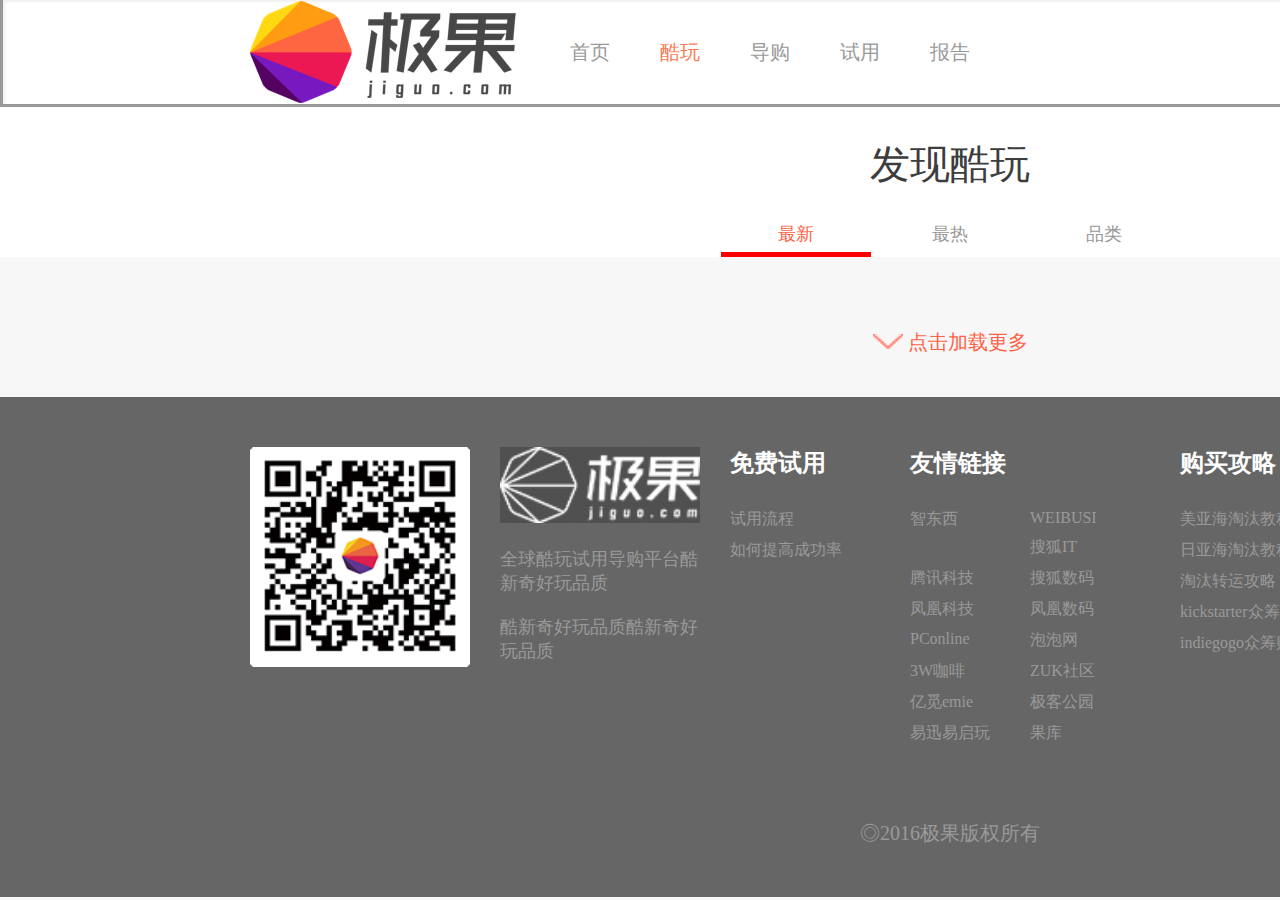
<file: 02kwmk-zx.html>
<!DOCTYPE html>
<html lang="en">

<head>
    <meta charset="UTF-8">
    <meta http-equiv="X-UA-Compatible" content="IE=edge">
    <meta name="viewport" content="width=device-width, initial-scale=1.0">
    <link rel="stylesheet" href="./css/02kwmk.css">
    <title>Document</title>
</head>

<body>
    <!-- 返回顶部 -->
    <div class="fhdb">
        返回顶部
    </div>
    <!-- 头部 -->
    <header>
        <!-- 头部导航部分 -->
        <div class="nav_container">
            <div class="logo"><img src="./img/logonew.png" alt=""></div>
            <ul class="nav_list clearfix">
                <li><a href="./index.html">首页</a></li>
                <li><a href="./02kwmk-zx.html">酷玩</a></li>
                <li><a href="./05dg-zj.html">导购</a></li>
                <li><a href="./08sy-dz.html">试用</a></li>
                <li><a href="./14bz-zx.html">报告</a></li>
            </ul>
            <div class="seek"><img src="./img/search.png" alt=""></div>
            <div class="login">注册</div>
        </div>
    </header>
    <div class="title_kw">
        <span>发现酷玩</span>
        <p>
            <a onclick="kwzx()" class="title_bdcor">最新</a>
            <a onclick="kwzr()">最热</a>
            <a onclick="kwpl()">品类</a>
        </p>
    </div>
    <div class="fxkw">
        <div class="section_container">
            <!-- 酷玩最新 最热 -->
            <div class="fxkwAll clearfix">
                <!-- <div>
                    <img src="./img/k3.jpg" alt="">
                    <a href="#">Mozbii 触控吸色笔</a>
                    <br>
                    <a href="#">能吸取65000种颜色</a>
                    <p>
                        <span>￥ 599</span>
                        <span>3</span>
                        <span>3</span>
                    </p>
                </div> -->
            </div>

            <!-- 酷玩品类 -->
            <div class="kwpl">
                <!-- 生活区域 -->
                <div class="shenghuo kwpl_div">
                    <p>生活</p>
                    <ul class="clearfix">
                        <li>
                            <img src="./img/cat_1.png" alt=""><br>
                            <span>空气净化器 ( 21 )</span>
                        </li>
                        <li>
                            <img src="./img/cat_2.png" alt=""><br>
                            <span>吸尘器 ( 21 )</span>
                        </li>
                        <li>
                            <img src="./img/cat_3.png" alt=""><br>
                            <span>扫地机器人 ( 21 )</span>
                        </li>
                        <li>
                            <img src="./img/cat_4.png" alt=""><br>
                            <span>电风扇 ( 21 )</span>
                        </li>
                        <li>
                            <img src="./img/cat_5.png" alt=""><br>
                            <span>净水壶 ( 21 )</span>
                        </li>
                        <li>
                            <img src="./img/cat_6.png" alt=""><br>
                            <span>电饭煲 ( 21 )</span>
                        </li>
                        <li>
                            <img src="./img/cat_8.png" alt=""><br>
                            <span>咖啡机 ( 21 )</span>
                        </li>
                        <li>
                            <img src="./img/cat_9.png" alt=""><br>
                            <span>原汁机 ( 21 )</span>
                        </li>
                    </ul>
                    <ul class="clearfix">
                        <li>电视（21）</li>
                        <li>空调（21）</li>
                        <li>洗衣机（21）</li>
                        <li>加湿器（21）</li>
                        <li>净水壶（21）</li>
                        <li>热水器（21）</li>
                        <li>咖啡机（21）</li>
                        <li>原汁机（21）</li>
                        <li>消毒/洗碗机（21）</li>
                        <li>豆浆机（21）</li>
                        <li>扫地机器人（21）</li>
                        <li>电风扇（21）</li>
                        <li>除湿机（21）</li>
                        <li>干燥机（21）</li>
                        <li>取暖器（21）</li>
                        <li>原汁机（21）</li>
                    </ul>
                </div>

                <!-- 个人护理 -->
                <div class="shenghuo kwpl_div">
                    <p>个人护理</p>
                    <ul class="clearfix">
                        <li>
                            <img src="./img/cat_1.png" alt=""><br>
                            <span>空气净化器 ( 21 )</span>
                        </li>
                        <li>
                            <img src="./img/cat_8.png" alt=""><br>
                            <span>咖啡机 ( 21 )</span>
                        </li>
                        <li>
                            <img src="./img/cat_9.png" alt=""><br>
                            <span>原汁机 ( 21 )</span>
                        </li>
                    </ul>
                    <ul class="clearfix">
                        <li>豆浆机（21）</li>
                        <li>扫地机器人（21）</li>
                        <li>电风扇（21）</li>
                        <li>除湿机（21）</li>
                        <li>干燥机（21）</li>
                        <li>取暖器（21）</li>
                        <li>原汁机（21）</li>
                    </ul>
                </div>
                <!-- 健康 -->
                <div class="shenghuo kwpl_div">
                    <p>健康</p>
                    <ul class="clearfix">
                        <li>
                            <img src="./img/cat_2.png" alt=""><br>
                            <span>空气净化器 ( 21 )</span>
                        </li>
                        <li>
                            <img src="./img/cat_3.png" alt=""><br>
                            <span>咖啡机 ( 21 )</span>
                        </li>
                        <li>
                            <img src="./img/cat_4.png" alt=""><br>
                            <span>原汁机 ( 21 )</span>
                        </li>
                    </ul>
                    <ul class="clearfix">
                        <li>豆浆机（21）</li>
                        <li>扫地机器人（21）</li>
                        <li>电风扇（21）</li>
                        <li>除湿机（21）</li>
                        <li>干燥机（21）</li>
                        <li>取暖器（21）</li>
                        <li>原汁机（21）</li>
                    </ul>
                </div>

                <!-- 智能穿戴 -->
                <div class="shenghuo kwpl_div">
                    <p>智能穿戴</p>
                    <ul class="clearfix">
                        <li>
                            <img src="./img/cat_5.png" alt=""><br>
                            <span>空气净化器 ( 21 )</span>
                        </li>
                        <li>
                            <img src="./img/cat_8.png" alt=""><br>
                            <span>咖啡机 ( 21 )</span>
                        </li>
                        <li>
                            <img src="./img/cat_10.png" alt=""><br>
                            <span>原汁机 ( 21 )</span>
                        </li>
                        <li>
                            <img src="./img/cat_11.png" alt=""><br>
                            <span>空气净化器 ( 21 )</span>
                        </li>
                        <li>
                            <img src="./img/cat_7.png" alt=""><br>
                            <span>咖啡机 ( 21 )</span>
                        </li>
                        <li>
                            <img src="./img/cat_6.png" alt=""><br>
                            <span>原汁机 ( 21 )</span>
                        </li>
                    </ul>
                    <ul class="clearfix">
                        <li>豆浆机（21）</li>
                        <li>扫地机器人（21）</li>
                        <li>电风扇（21）</li>
                    </ul>
                </div>

                <!-- 出行 -->
                <div class="shenghuo kwpl_div">
                    <p>出行</p>
                    <ul class="clearfix">
                        <li>
                            <img src="./img/cat_2.png" alt=""><br>
                            <span>空气净化器 ( 21 )</span>
                        </li>
                        <li>
                            <img src="./img/cat_3.png" alt=""><br>
                            <span>咖啡机 ( 21 )</span>
                        </li>
                        <li>
                            <img src="./img/cat_10.png" alt=""><br>
                            <span>原汁机 ( 21 )</span>
                        </li>
                        <li>
                            <img src="./img/cat_1.png" alt=""><br>
                            <span>空气净化器 ( 21 )</span>
                        </li>
                        <li>
                            <img src="./img/cat_7.png" alt=""><br>
                            <span>咖啡机 ( 21 )</span>
                        </li>
                        <li>
                            <img src="./img/cat_8.png" alt=""><br>
                            <span>原汁机 ( 21 )</span>
                        </li>
                    </ul>
                    <ul class="clearfix">
                        <li>豆浆机（21）</li>
                        <li>扫地机器人（21）</li>
                        <li>电风扇（21）</li>
                    </ul>
                </div>

                <!-- 运动户外 -->
                <div class="shenghuo kwpl_div">
                    <p>运动户外</p>
                    <ul class="clearfix">
                        <li>
                            <img src="./img/cat_3.png" alt=""><br>
                            <span>原汁机 ( 21 )</span>
                        </li>
                        <li>
                            <img src="./img/cat_4.png" alt=""><br>
                            <span>空气净化器 ( 21 )</span>
                        </li>
                        <li>
                            <img src="./img/cat_5.png" alt=""><br>
                            <span>咖啡机 ( 21 )</span>
                        </li>
                    </ul>
                    <ul class="clearfix">
                        <li>豆浆机（21）</li>
                        <li>扫地机器人（21）</li>
                        <li>电风扇（21）</li>
                    </ul>
                </div>

                <!-- 摄影 -->
                <div class="shenghuo kwpl_div">
                    <p>摄影</p>
                    <ul class="clearfix">
                        <li>
                            <img src="./img/cat_5.png" alt=""><br>
                            <span>空气净化器 ( 21 )</span>
                        </li>
                        <li>
                            <img src="./img/cat_8.png" alt=""><br>
                            <span>咖啡机 ( 21 )</span>
                        </li>
                        <li>
                            <img src="./img/cat_10.png" alt=""><br>
                            <span>原汁机 ( 21 )</span>
                        </li>
                        <li>
                            <img src="./img/cat_11.png" alt=""><br>
                            <span>空气净化器 ( 21 )</span>
                        </li>
                    </ul>
                    <ul class="clearfix">
                        <li>豆浆机（21）</li>
                        <li>扫地机器人（21）</li>
                        <li>电风扇（21）</li>
                        <li>冲牙器（21）</li>
                        <li>蒸面器（21）</li>
                    </ul>
                </div>
                <!-- 手机 -->
                <div class="shenghuo kwpl_div">
                    <p>手机</p>
                    <ul class="clearfix">
                        <li>
                            <img src="./img/cat_6.png" alt=""><br>
                            <span>电动牙刷 ( 21 )</span>
                        </li>
                    </ul>
                    <ul class="clearfix">
                        <li>豆浆机（21）</li>
                        <li>扫地机器人（21）</li>
                        <li>电风扇（21）</li>
                    </ul>
                </div>

            </div>

            <div class="jz">
                <img src="./img/more.png" alt="">
                点击加载更多
            </div>
        </div>
    </div>
    <!-- 底部 -->
    <footer>
        <div class="footer_container">
            <img src="./img/code.png" alt="">
            <div class="footer_logo">
                <img src="./img/logoImg.jpg" alt="">
                <p>全球酷玩试用导购平台酷新奇好玩品质</p>
                <p>酷新奇好玩品质酷新奇好玩品质</p>
            </div>
            <div class="mfsy">
                <h2>免费试用</h2>
                <ul>
                    <li><a href="#">试用流程</a></li>
                    <li><a href="#">如何提高成功率</a></li>
                </ul>
            </div>

            <div class="yqlj">
                <h2>友情链接</h2>
                <ul>
                    <li><a href="#">智东西</a></li>
                    <li><a href="#">WEIBUSI</a></li>
                    <li><a href="#">搜狐IT</a></li>
                    <li><a href="#">腾讯科技</a></li>
                    <li><a href="#">搜狐数码</a></li>
                    <li><a href="#">凤凰科技</a></li>
                    <li><a href="#">凤凰数码</a></li>
                    <li><a href="#">PConline</a></li>
                    <li><a href="#">泡泡网</a></li>
                    <li><a href="#">3W咖啡</a></li>
                    <li><a href="#">ZUK社区</a></li>
                    <li><a href="#">亿觅emie</a></li>
                    <li><a href="#">极客公园</a></li>
                    <li><a href="#">易迅易启玩</a></li>
                    <li><a href="#">果库</a></li>
                </ul>
            </div>
            <div class="gmgl">
                <h2>购买攻略</h2>
                <ul>
                    <li><a href="#">美亚海淘汰教程</a></li>
                    <li><a href="#">日亚海淘汰教程</a></li>
                    <li><a href="#">淘汰转运攻略</a></li>
                    <li><a href="#">kickstarter众筹购买攻略</a></li>
                    <li><a href="#">indiegogo众筹购买攻略</a></li>
                </ul>
            </div>
            <div class="cshz">
                <h2>厂商合作</h2>
                <ul>
                    <li><a href="#">关于极果</a></li>
                    <li><a href="#">联系我们</a></li>
                    <li><a href="#">商务合作：BD@jiguo.com</a></li>
                    <li><a href="#">CED邮箱：CED@jiguo.com</a></li>
                </ul>
            </div>
            <p>◎2016极果版权所有</p>
        </div>
    </footer>
</body>
<script src="./json/02kumk.js"></script>
<script src="./js/common.js"></script>
<script>
    // 点击切换时的样式
    let div = document.getElementsByClassName("title_kw")[0];
    let aList = div.querySelectorAll("a");
    for (let val of [...aList]) {
        val.addEventListener("click", function () {
            [...aList].forEach(function (item) {
                item.classList.remove("title_bdcor")
            })
            this.classList.add("title_bdcor");
            setTimeout(() => {
                animation("fxkwAll");
            }, 500);
        })
    }

    //悬浮时 图片添加动画
    setTimeout(() => {
        animation("fxkwAll");
    }, 500);

    //放大镜
    zoom();

    //返回顶部
    fhdb();

</script>

</html>
</file>
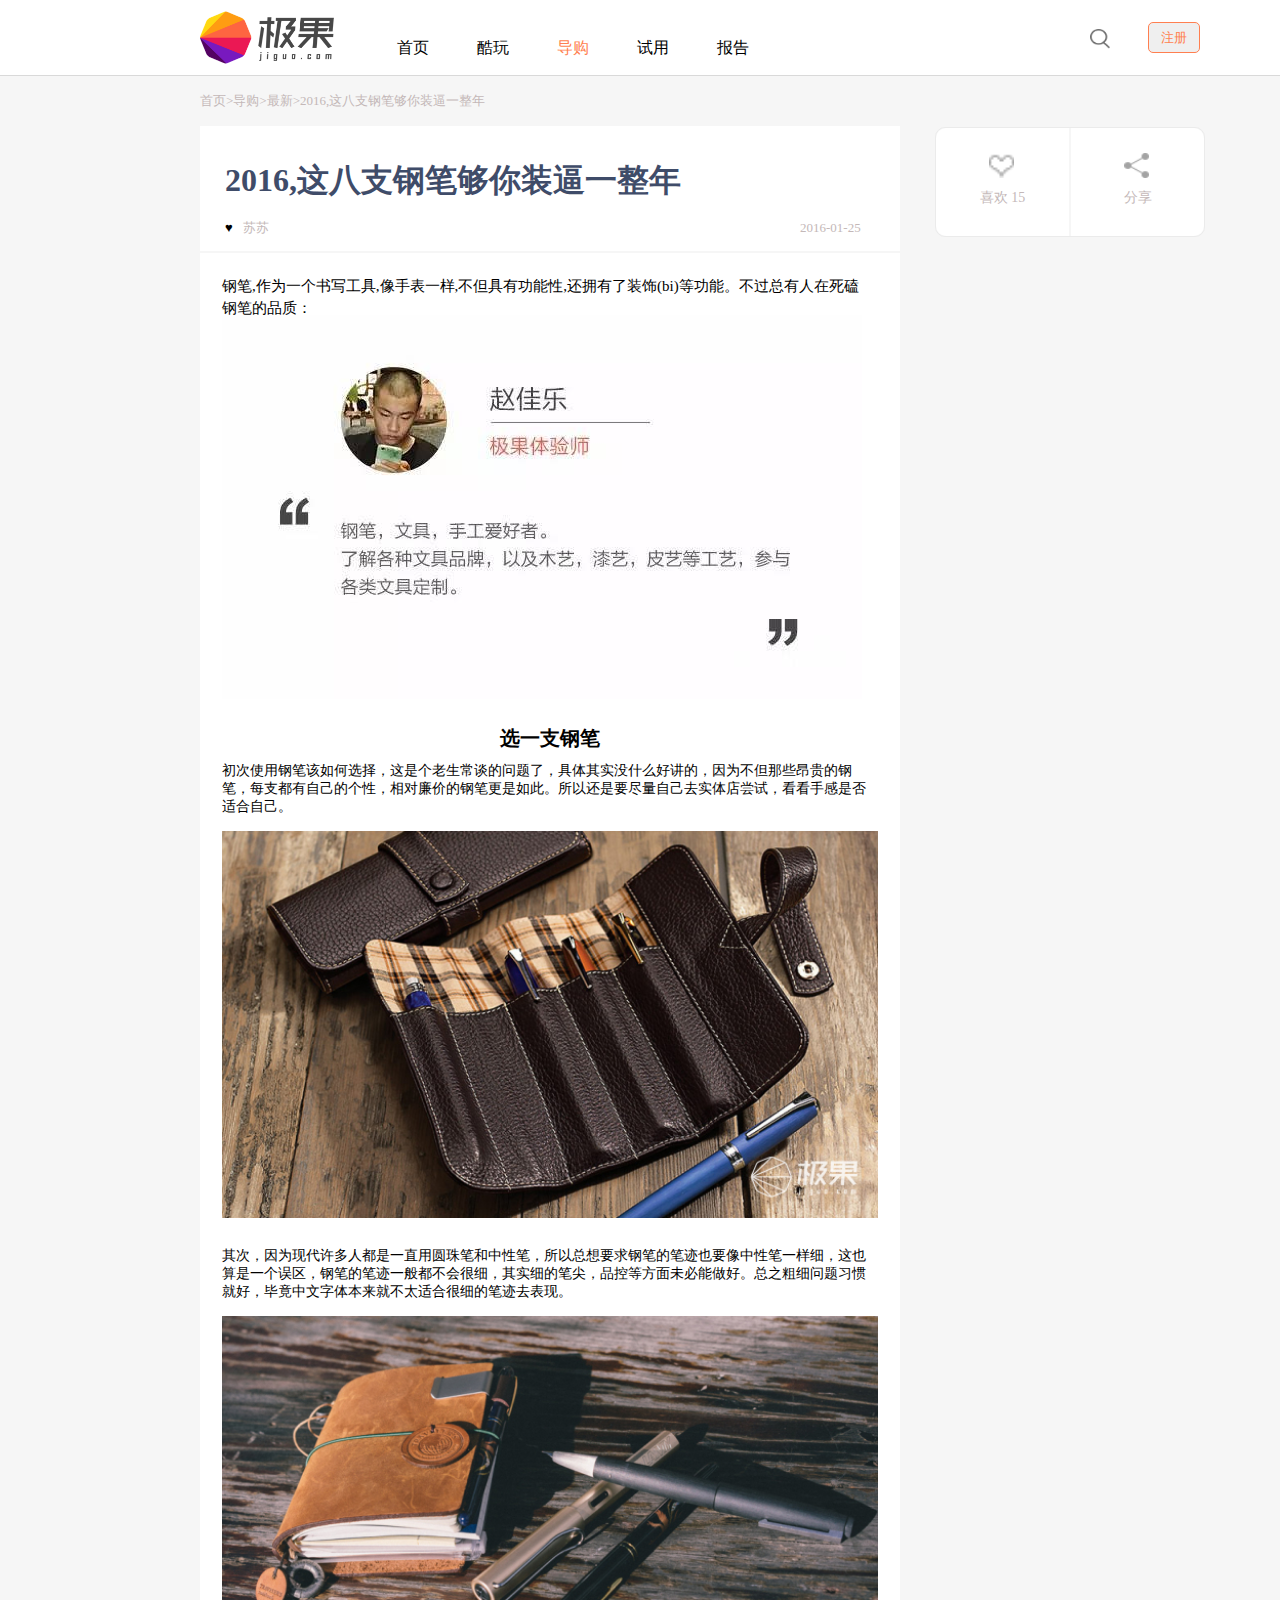
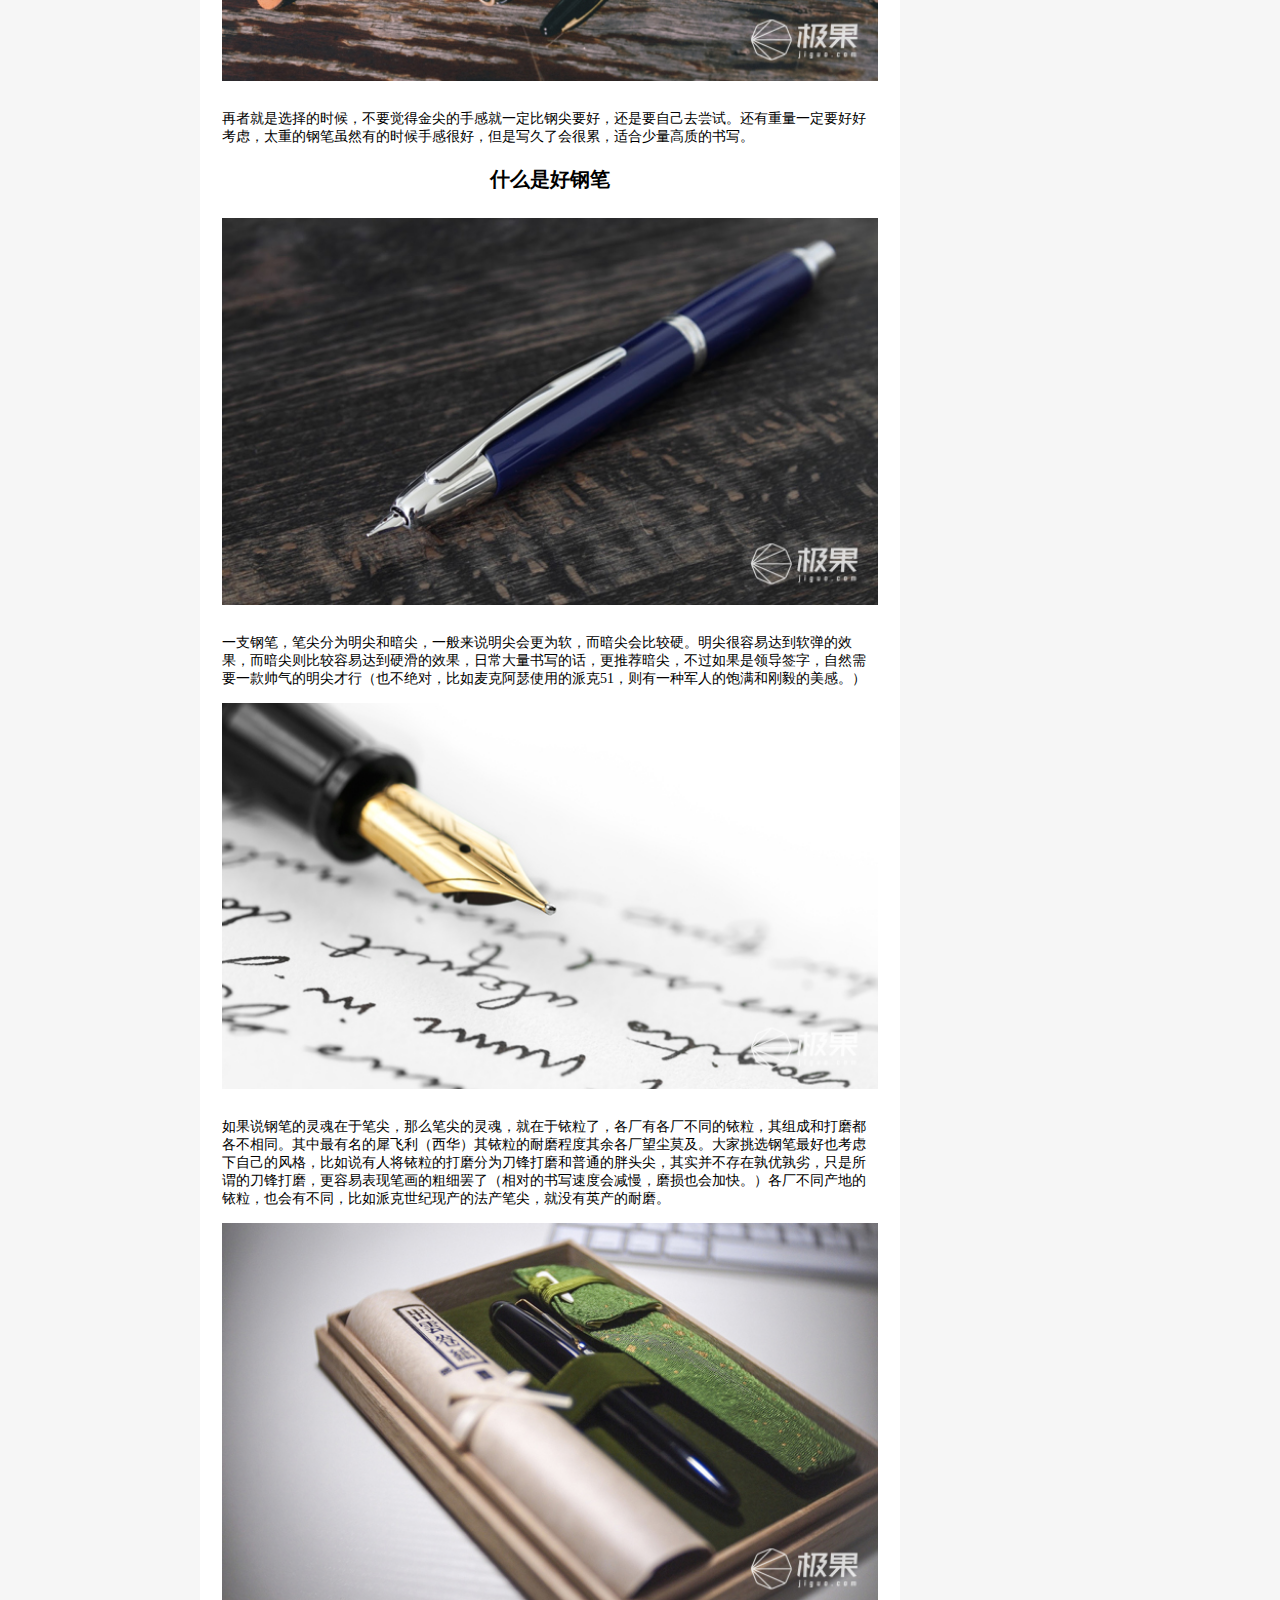
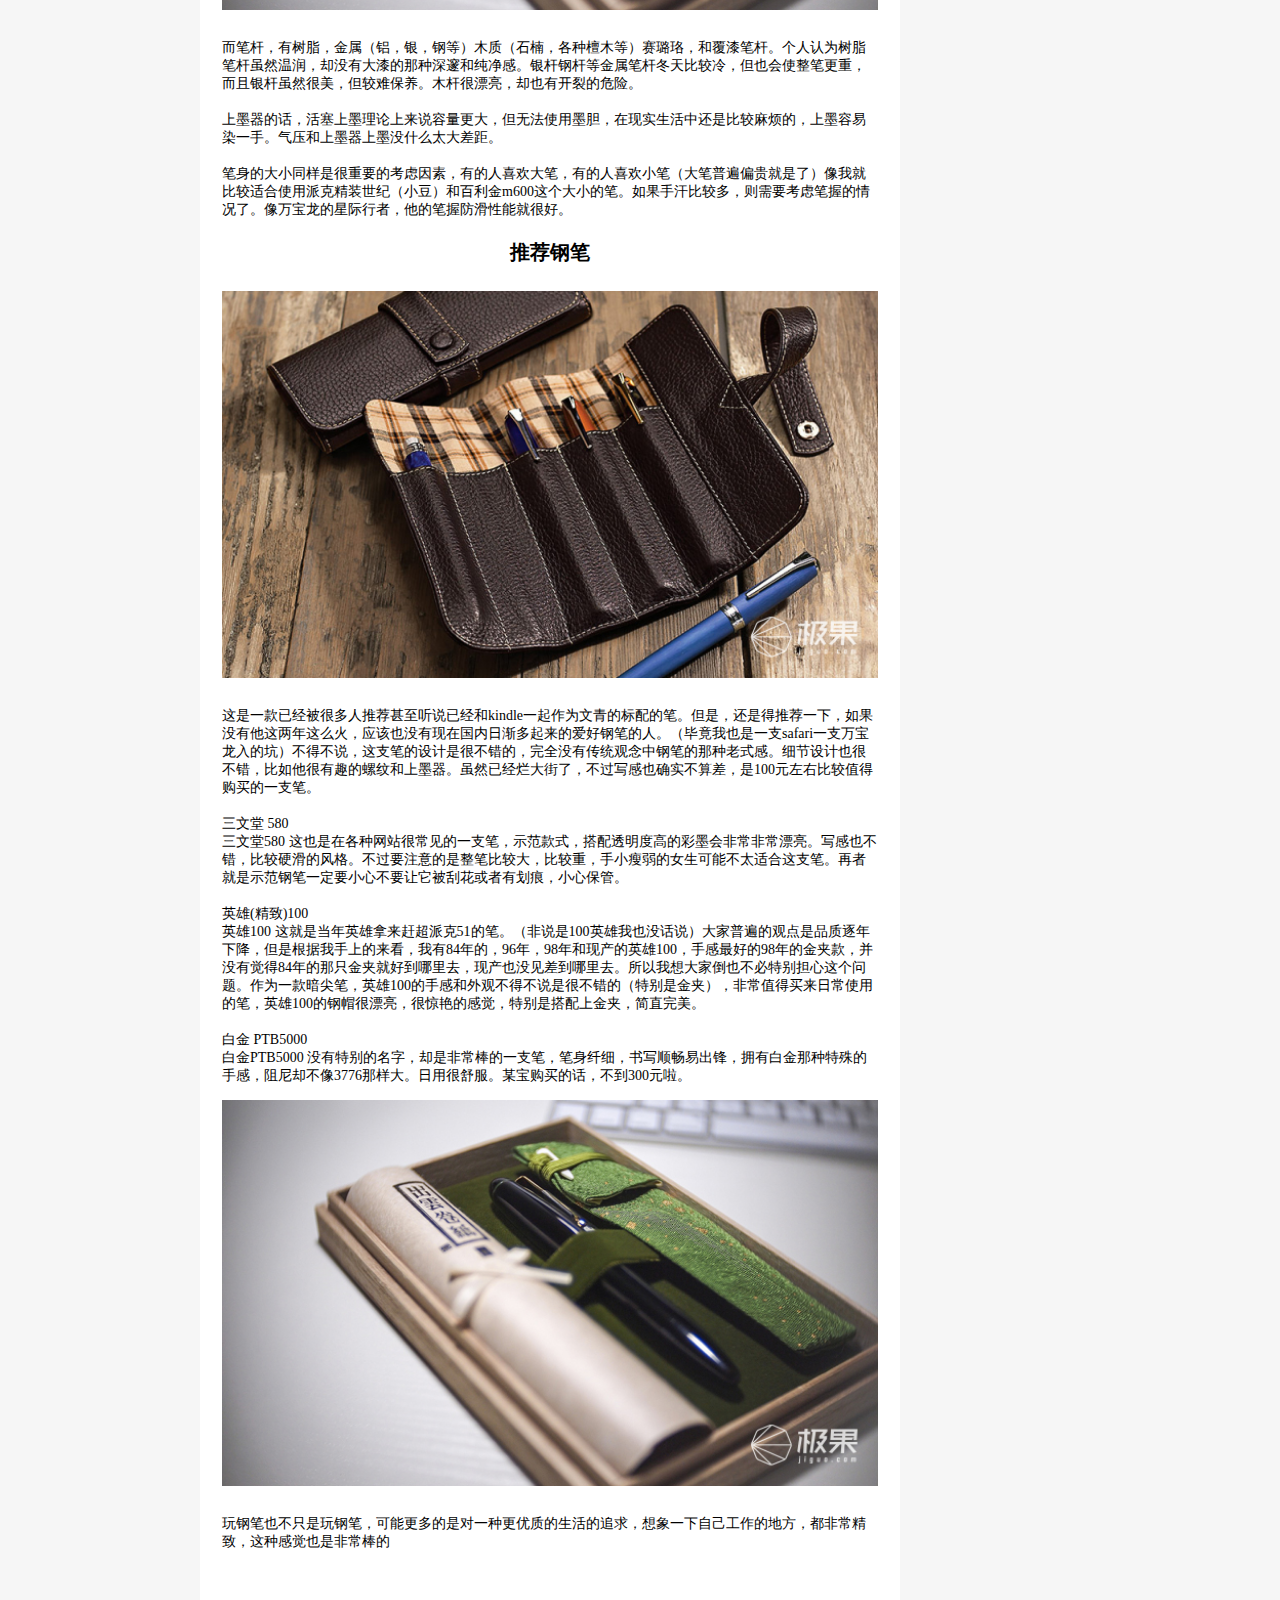
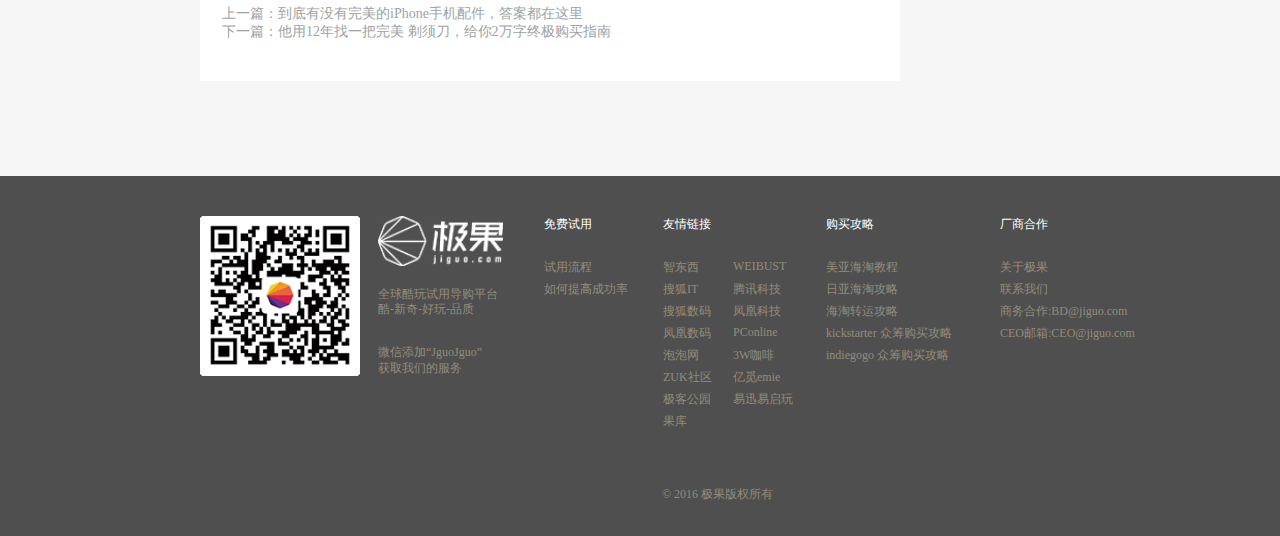
<file: 07dg-xq.html>
<!DOCTYPE html>
<html lang="en">
<head>
    <meta charset="UTF-8">
    <meta http-equiv="X-UA-Compatible" content="IE=edge">
    <meta name="viewport" content="width=device-width, initial-scale=1.0">
    <title>导购——详情</title>
    <link rel="stylesheet" href="./css/07dg.css">
</head>
<body>
    <div class="header same2">
        <header class="same">
            <img src="./img/logonew.png" alt="">
            <ul>
                <li><a href="./index.html">首页</a></li>
                <li><a href="./02kwmk-zx.html">酷玩</a></li>
                <li><a href="./05dg-zj.html">导购</a></li>
                <li><a href="./08sy-dz.html">试用</a></li>
                <li><a href="./14bz-zx.html">报告</a></li>
            </ul>
            <img src="./img/search.png" alt="">
            <button>注册</button>
        </header>
    </div>
 <nav class="same2">
    <div class="nav same">
       <p>首页>导购>最新>2016,这八支钢笔够你装逼一整年</p>
       <div class="penpal">
           <h1>2016,这八支钢笔够你装逼一整年</h1>
           <p>&hearts;<span>苏苏</span><span>2016-01-25</span></p>
           <div class="box">
               <div>喜欢 15</div>
               <div>分享</div>
           </div>
       </div>
       <div class="name">
        <p>钢笔,作为一个书写工具,像手表一样,不但具有功能性,还拥有了装饰(bi)等功能。不过总有人在死磕钢笔的品质：</p>
        <img src="./img/detail.jpg" alt="">
        </div>
        <ul class="ul">
           <div class="ul_">
               <div class="first">选一支钢笔</div>
               <li>
                   <div>初次使用钢笔该如何选择，这是个老生常谈的问题了，具体其实没什么好讲的，因为不但那些昂贵的钢笔，每支都有自己的个性，相对廉价的钢笔更是如此。所以还是要尽量自己去实体店尝试，看看手感是否适合自己。</div>
                   <img src="./img/detail1.jpg" alt="">
                   <div>
                    其次，因为现代许多人都是一直用圆珠笔和中性笔，所以总想要求钢笔的笔迹也要像中性笔一样细，这也算是一个误区，钢笔的笔迹一般都不会很细，其实细的笔尖，品控等方面未必能做好。总之粗细问题习惯就好，毕竟中文字体本来就不太适合很细的笔迹去表现。
                   </div>
                   <img src="./img/detail2.jpg" alt="">
                   <div>
                    再者就是选择的时候，不要觉得金尖的手感就一定比钢尖要好，还是要自己去尝试。还有重量一定要好好考虑，太重的钢笔虽然有的时候手感很好，但是写久了会很累，适合少量高质的书写。
                   </div>
                </li>
                <div class="first">什么是好钢笔</div>
                <li>
                    <img src="./img/detail3.jpg" alt="">
                    <div>
                        一支钢笔，笔尖分为明尖和暗尖，一般来说明尖会更为软，而暗尖会比较硬。明尖很容易达到软弹的效果，而暗尖则比较容易达到硬滑的效果，日常大量书写的话，更推荐暗尖，不过如果是领导签字，自然需要一款帅气的明尖才行（也不绝对，比如麦克阿瑟使用的派克51，则有一种军人的饱满和刚毅的美感。）
                    </div>
                    <img src="./img/detail4.jpg" alt="">
                    <div>
                        如果说钢笔的灵魂在于笔尖，那么笔尖的灵魂，就在于铱粒了，各厂有各厂不同的铱粒，其组成和打磨都各不相同。其中最有名的犀飞利（西华）其铱粒的耐磨程度其余各厂望尘莫及。大家挑选钢笔最好也考虑下自己的风格，比如说有人将铱粒的打磨分为刀锋打磨和普通的胖头尖，其实并不存在孰优孰劣，只是所谓的刀锋打磨，更容易表现笔画的粗细罢了（相对的书写速度会减慢，磨损也会加快。）各厂不同产地的铱粒，也会有不同，比如派克世纪现产的法产笔尖，就没有英产的耐磨。
                    </div>
                    <img src="./img/detail5.jpg" alt="">
                    <div>
                        而笔杆，有树脂，金属（铝，银，钢等）木质（石楠，各种檀木等）赛璐珞，和覆漆笔杆。个人认为树脂笔杆虽然温润，却没有大漆的那种深邃和纯净感。银杆钢杆等金属笔杆冬天比较冷，但也会使整笔更重，而且银杆虽然很美，但较难保养。木杆很漂亮，却也有开裂的危险。
                    </div>
                    <br>
                    <div>
                        上墨器的话，活塞上墨理论上来说容量更大，但无法使用墨胆，在现实生活中还是比较麻烦的，上墨容易染一手。气压和上墨器上墨没什么太大差距。
                    </div>
                    <br>
                    <div>
                        笔身的大小同样是很重要的考虑因素，有的人喜欢大笔，有的人喜欢小笔（大笔普遍偏贵就是了）像我就比较适合使用派克精装世纪（小豆）和百利金m600这个大小的笔。如果手汗比较多，则需要考虑笔握的情况了。像万宝龙的星际行者，他的笔握防滑性能就很好。
                    </div>
                </li>
                <div class="first">推荐钢笔</div>
                <li>
                    <img src="./img/detail1.jpg" alt="">
                    <div>
                        这是一款已经被很多人推荐甚至听说已经和kindle一起作为文青的标配的笔。但是，还是得推荐一下，如果没有他这两年这么火，应该也没有现在国内日渐多起来的爱好钢笔的人。（毕竟我也是一支safari一支万宝龙入的坑）不得不说，这支笔的设计是很不错的，完全没有传统观念中钢笔的那种老式感。细节设计也很不错，比如他很有趣的螺纹和上墨器。虽然已经烂大街了，不过写感也确实不算差，是100元左右比较值得购买的一支笔。
                    </div>
                    <br>
                    <div>
                        三文堂 580<br>
                        三文堂580 这也是在各种网站很常见的一支笔，示范款式，搭配透明度高的彩墨会非常非常漂亮。写感也不错，比较硬滑的风格。不过要注意的是整笔比较大，比较重，手小瘦弱的女生可能不太适合这支笔。再者就是示范钢笔一定要小心不要让它被刮花或者有划痕，小心保管。
                    </div>
                    <br>
                    <div>
                       英雄(精致)100<br>
                       英雄100 这就是当年英雄拿来赶超派克51的笔。（非说是100英雄我也没话说）大家普遍的观点是品质逐年下降，但是根据我手上的来看，我有84年的，96年，98年和现产的英雄100，手感最好的98年的金夹款，并没有觉得84年的那只金夹就好到哪里去，现产也没见差到哪里去。所以我想大家倒也不必特别担心这个问题。作为一款暗尖笔，英雄100的手感和外观不得不说是很不错的（特别是金夹），非常值得买来日常使用的笔，英雄100的钢帽很漂亮，很惊艳的感觉，特别是搭配上金夹，简直完美。
                    </div>
                    <br>
                    <div>
                        白金 PTB5000<br>
                        白金PTB5000 没有特别的名字，却是非常棒的一支笔，笔身纤细，书写顺畅易出锋，拥有白金那种特殊的手感，阻尼却不像3776那样大。日用很舒服。某宝购买的话，不到300元啦。
                    </div>
                    <img src="./img/detail5.jpg" alt="">
                    <div>
                        玩钢笔也不只是玩钢笔，可能更多的是对一种更优质的生活的追求，想象一下自己工作的地方，都非常精致，这种感觉也是非常棒的
                    </div>
                </li>
                <br>
                <br>
                <br>
                <div class="next">上一篇：到底有没有完美的iPhone手机配件，答案都在这里</div>
                <div class="next">下一篇：他用12年找一把完美 剃须刀，给你2万字终极购买指南</div>
                <br>
           </div>
        </ul>



    </div>  
 </nav>
        <footer class="same2">
            <div class="footer same">
                <img src="./img/code.png" alt="">
                <img src="./img/logoImg.jpg" alt="">
                <p>全球酷玩试用导购平台</p>
                <p>酷-新奇-好玩-品质</p>
                <p>微信添加“JguoJguo”</p>
                <p>获取我们的服务</p>
                <p>&copy; 2016 极果版权所有</p>
                <ul>
                    <li><a href="./18mfss.html">免费试用</a></li>
                    <li>试用流程</li>
                    <li>如何提高成功率</li>
                </ul>
                <ul>
                    <li>友情链接</li>
                    <li>智东西</li>
                    <li>搜狐IT</li>
                    <li>搜狐数码</li>
                    <li>凤凰数码</li>
                    <li>泡泡网</li>
                    <li>ZUK社区</li>
                    <li>极客公园</li>
                    <li>果库</li>
                </ul>
                <ul>
                    <li></li>
                    <li>WEIBUST</li>
                    <li>腾讯科技</li>
                    <li>凤凰科技</li>
                    <li>PConline</li>
                    <li>3W咖啡</li>
                    <li>亿觅emie</li>
                    <li>易迅易启玩</li>
                </ul>
                <ul>
                    <li>购买攻略</li>
                    <li>美亚海淘教程</li>
                    <li>日亚海淘攻略</li>
                    <li>海淘转运攻略</li>
                    <li>kickstarter 众筹购买攻略</li>
                    <li>indiegogo 众筹购买攻略</li>   
                </ul>
                <ul>
                    <li><a href="./17swhz.html">厂商合作</a></li>
                    <li>关于极果</li>
                    <li>联系我们</li>
                    <li>商务合作:BD@jiguo.com</li>
                    <li>CEO邮箱:CEO@jiguo.com</li>
                </ul>
            </div>
        </footer>
</body>
</html>
<script src="./js/07dg.js"></script>
</file>
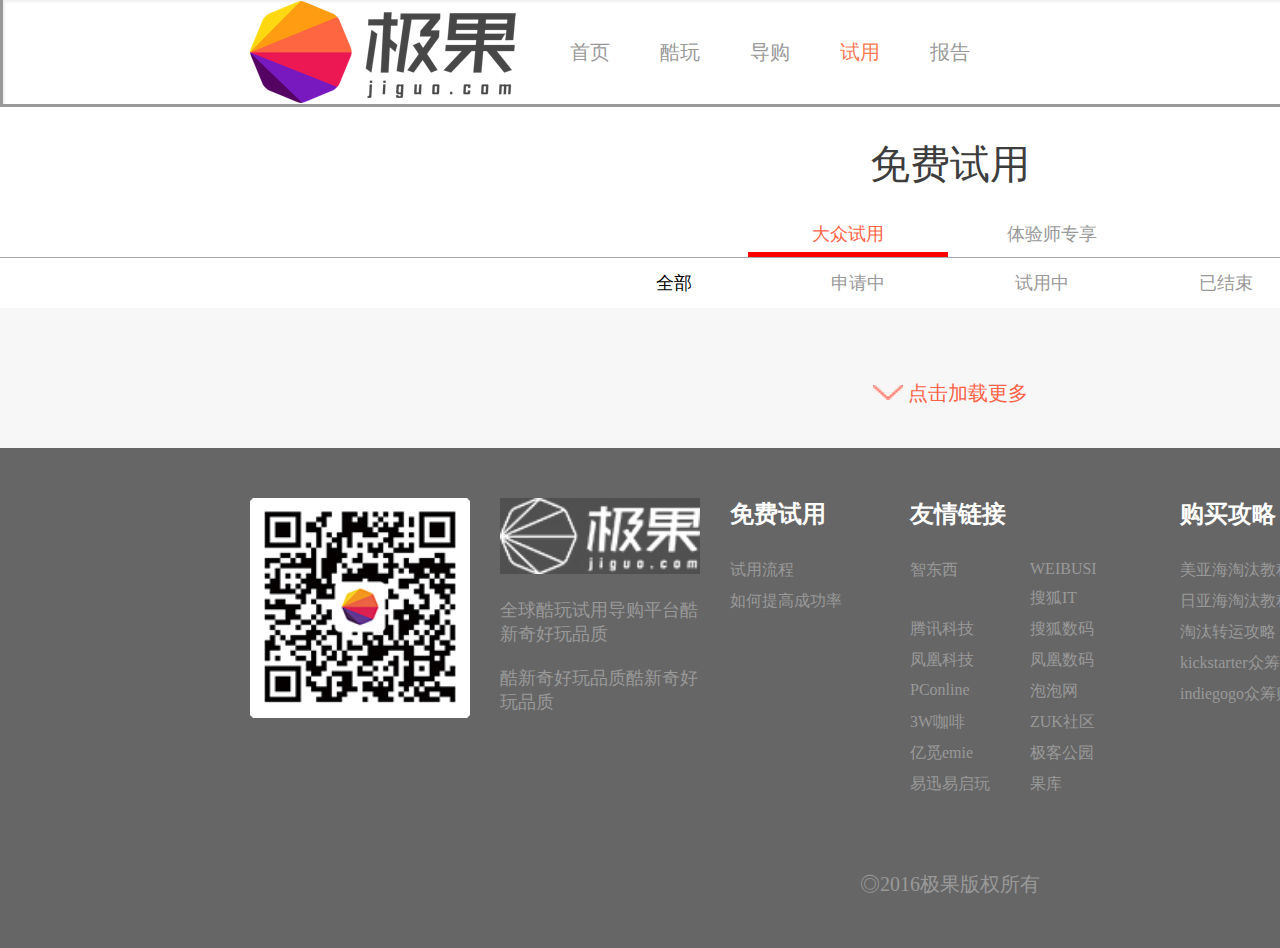
<file: 08sy-dz.html>
<!DOCTYPE html>
<html lang="en">

<head>
    <meta charset="UTF-8">
    <meta http-equiv="X-UA-Compatible" content="IE=edge">
    <meta name="viewport" content="width=device-width, initial-scale=1.0">
    <link rel="stylesheet" href="./css/08sy-dz.css">
    <title>Document</title>
</head>

<body>
    <!-- 返回顶部 -->
    <div class="fhdb">
        返回顶部
    </div>
    <!-- 头部 -->
    <header>
        <!-- 头部导航部分 -->
        <div class="nav_container">
            <div class="logo"><img src="./img/logonew.png" alt=""></div>
            <ul class="nav_list clearfix">
                <li><a href="./index.html">首页</a></li>
                <li><a href="./02kwmk-zx.html">酷玩</a></li>
                <li><a href="./05dg-zj.html">导购</a></li>
                <li><a href="./08sy-dz.html">试用</a></li>
                <li><a href="./14bz-zx.html">报告</a></li>
            </ul>
            <div class="seek"><img src="./img/search.png" alt=""></div>
            <div class="login">注册</div>
        </div>
    </header>
    <div class="title_sy">
        <span>免费试用</span>
        <p class="title_one">
            <a class="title_bdcor" href="javascript:void(0);" onclick="qb()">大众试用</a>
            <a href="javascript:void(0);" onclick="tyszx()">体验师专享</a>
        </p>
        <p class="title_two">
            <a class="title_bdcor2" href="javascript:void(0);" onclick="qb()">全部</a>
            <a href="javascript:void(0);" onclick="sqz()">申请中</a>
            <a href="javascript:void(0);" onclick="syz()">试用中</a>
            <a href="javascript:void(0);" onclick="yjs()">已结束</a>
        </p>
    </div>
    <div class="mfsyBox">
        <div class="section_container">
            <!-- 免费试用 -->
            <div class="mfsyAll clearfix">
                <!-- <div>
                    <img src="./img/hot9.jpg" alt="">
                    <h2>巴慕达 The Toaster 烤面包机</h2>
                    <p><span>2032</span><span>20台</span></p>
                    <p><a>1932</a>申请</p>
                    <p class="color_jh">剩余时间2天</p>
                    <span class="sf">首发</span>
                </div>
                <div>
                    <img src="./img/hot9.jpg" alt="">
                    <h2>巴慕达 The Toaster 烤面包机</h2>
                    <p><span class="color_ls_pd">2032</span><span class="color_ls_pd">20台</span></p>
                    <p><a>1932</a>申请</p>
                    <p class="color_ls">剩余时间2天</p>
                    <span class="sf">首发</span>
                </div>
                <div>
                    <img src="./img/hot9.jpg" alt="">
                    <h2>巴慕达 The Toaster 烤面包机</h2>
                    <p><span class="color_ls_hb">2032</span><span class="color_ls_hb">20台</span></p>
                    <p><a>1932</a>申请</p>
                    <p class="color_hb">剩余时间2天</p>
                    <span class="tys">首发</span>
                </div> -->
            </div>

            <div class="jz">
                <img src="./img/more.png" alt="">
                点击加载更多
            </div>
        </div>
    </div>


    <!-- 底部 -->
    <footer>
        <div class="footer_container">
            <img src="./img/code.png" alt="">
            <div class="footer_logo">
                <img src="./img/logoImg.jpg" alt="">
                <p>全球酷玩试用导购平台酷新奇好玩品质</p>
                <p>酷新奇好玩品质酷新奇好玩品质</p>
            </div>
            <div class="mfsy">
                <h2>免费试用</h2>
                <ul>
                    <li><a href="#">试用流程</a></li>
                    <li><a href="#">如何提高成功率</a></li>
                </ul>
            </div>

            <div class="yqlj">
                <h2>友情链接</h2>
                <ul>
                    <li><a href="#">智东西</a></li>
                    <li><a href="#">WEIBUSI</a></li>
                    <li><a href="#">搜狐IT</a></li>
                    <li><a href="#">腾讯科技</a></li>
                    <li><a href="#">搜狐数码</a></li>
                    <li><a href="#">凤凰科技</a></li>
                    <li><a href="#">凤凰数码</a></li>
                    <li><a href="#">PConline</a></li>
                    <li><a href="#">泡泡网</a></li>
                    <li><a href="#">3W咖啡</a></li>
                    <li><a href="#">ZUK社区</a></li>
                    <li><a href="#">亿觅emie</a></li>
                    <li><a href="#">极客公园</a></li>
                    <li><a href="#">易迅易启玩</a></li>
                    <li><a href="#">果库</a></li>
                </ul>
            </div>
            <div class="gmgl">
                <h2>购买攻略</h2>
                <ul>
                    <li><a href="#">美亚海淘汰教程</a></li>
                    <li><a href="#">日亚海淘汰教程</a></li>
                    <li><a href="#">淘汰转运攻略</a></li>
                    <li><a href="#">kickstarter众筹购买攻略</a></li>
                    <li><a href="#">indiegogo众筹购买攻略</a></li>
                </ul>
            </div>
            <div class="cshz">
                <h2>厂商合作</h2>
                <ul>
                    <li><a href="#">关于极果</a></li>
                    <li><a href="#">联系我们</a></li>
                    <li><a href="#">商务合作：BD@jiguo.com</a></li>
                    <li><a href="#">CED邮箱：CED@jiguo.com</a></li>
                </ul>
            </div>
            <p>◎2016极果版权所有</p>
        </div>
    </footer>
</body>
<script src="./json/08sy-dz.js"></script>
<script src="./js/common.js"></script>
<script>
    title_one();
    title_two();
    //大众试用 & 体验师专项样式
    function title_one() {
        let title = document.getElementsByClassName("title_one")[0];
        let aList = title.querySelectorAll("a");
        for (let val of aList) {
            val.addEventListener("click", function () {
                aList.forEach(function (item) {
                    item.classList.remove("title_bdcor");
                });
                this.classList.add("title_bdcor");
                t = true;
                t2 = true;
                //悬浮时 图片添加动画
                setTimeout(() => {
                    animation("mfsyAll");
                }, 500);
            })
        }
    }

    //全部 、 申请中 、使用中 、已结束 样式
    function title_two() {
        let title = document.getElementsByClassName("title_two")[0];
        let aList = title.querySelectorAll("a");
        for (let val of aList) {
            val.addEventListener("click", function () {
                aList.forEach(function (item) {
                    item.classList.remove("title_bdcor2");
                });
                this.classList.add("title_bdcor2");
                t = true;
                t2 = true;
                //大众试用 & 体验师专项样式 跳回到大众试用
                let title = document.getElementsByClassName("title_one")[0];
                let a = title.querySelectorAll("a");
                a[0].classList.add("title_bdcor");
                a[1].classList.remove("title_bdcor");

                //悬浮时 图片添加动画
                setTimeout(() => {
                    animation("mfsyAll");
                }, 500);
            });
        }
    }

    //悬浮时 图片添加动画
    setTimeout(() => {
        animation("mfsyAll");
    }, 500);

    //放大镜
    zoom();

    //返回顶部
    fhdb();

    let t = true;
    let t2 = true;
    window.addEventListener("scroll", function () {
        let top = document.documentElement.scrollTop;
        let div = document.getElementsByClassName("title_one")[0];
        let aList = div.querySelectorAll("a");
        if (aList[0].className) {   //判断加载那些数据
            if (top > 800 && t == true) {
                zdtj();
                t = false;
            }
            if (top > 1600 && t2 == true) {
                t = true;
                t2 = false;
            }
        }
        if (aList[1].className) {
            console.log(aList[1].className)
            if (top > 800 && t == true) {
                zdtys();
                t = false;
            }
            if (top > 1600 && t2 == true) {
                t = true;
                t2 = false;
            }
        }

    });

</script>

</html>
</file>
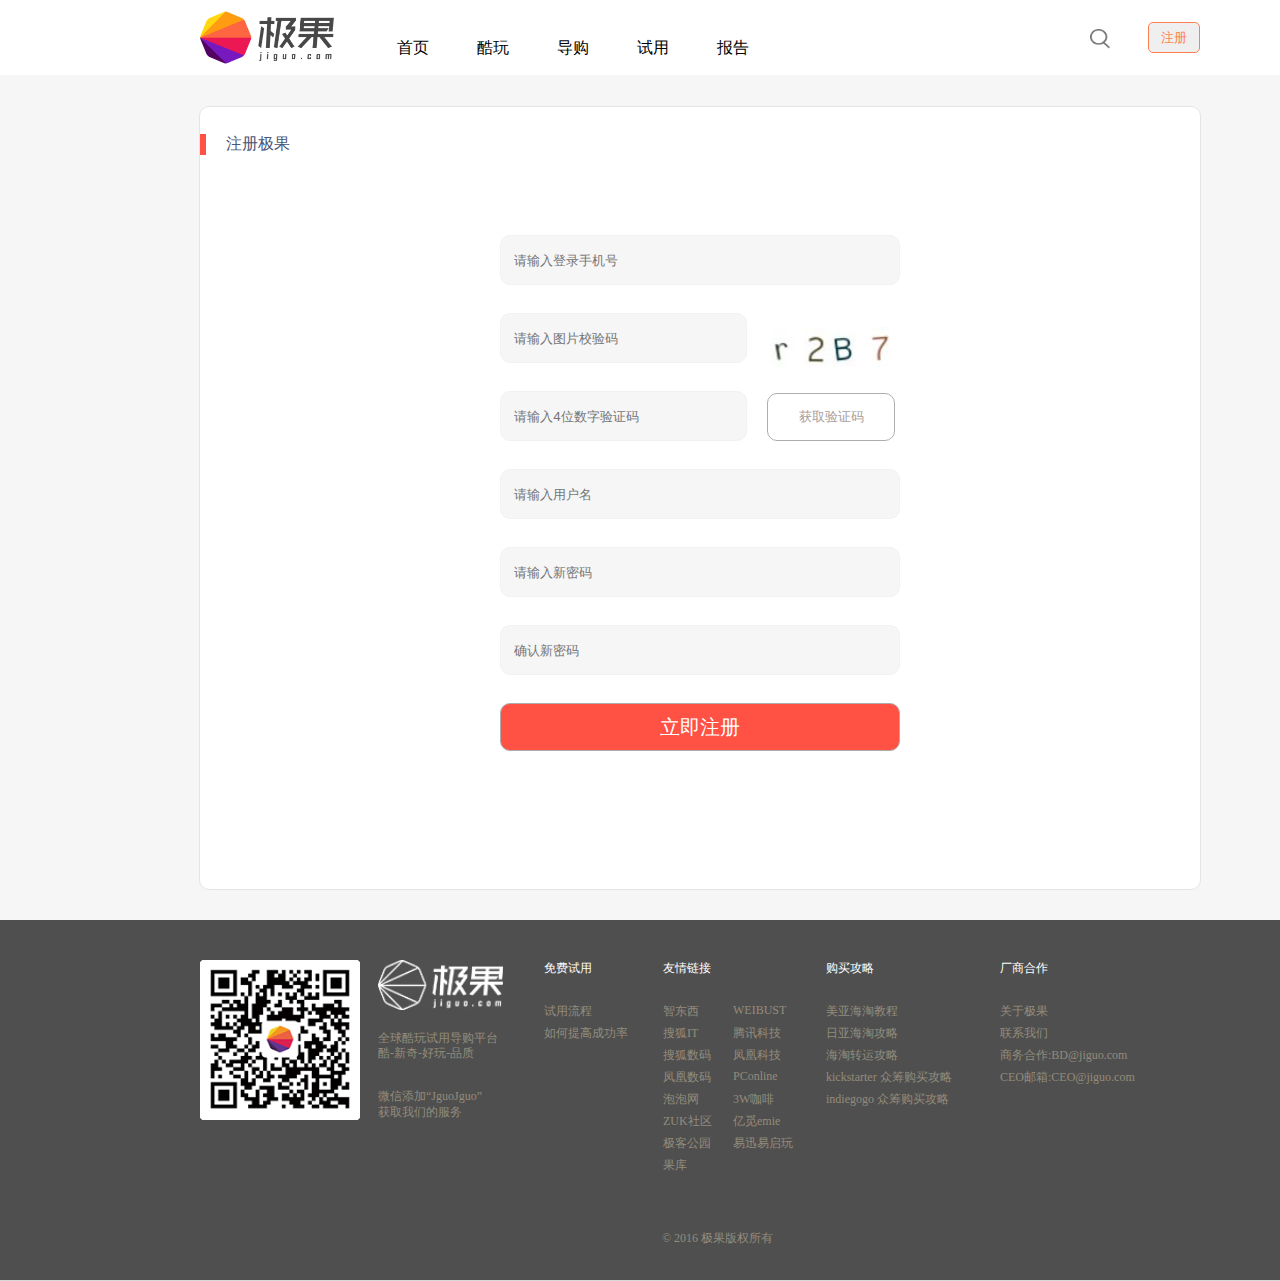
<file: 16zcyz.html>
<!DOCTYPE html>
<html lang="en">
<head>
    <meta charset="UTF-8">
    <meta http-equiv="X-UA-Compatible" content="IE=edge">
    <meta name="viewport" content="width=device-width, initial-scale=1.0">
    <title>注册极果</title>
</head>
<link rel="stylesheet" href="./css/16zcyz.css">
<body>
    <div class="header same2">
        <header class="same">
            <img src="./img/logonew.png" alt="">
            <ul>
                <li><a href="./index.html">首页</a></li>
                <li><a href="./02kwmk-zx.html">酷玩</a></li>
                <li><a href="./05dg-zj.html">导购</a></li>
                <li><a href="./08sy-dz.html">试用</a></li>
                <li><a href="./14bz-zx.html">报告</a></li>
            </ul>
            <img src="./img/search.png" alt="">
            <button>注册</button>
        </header>
<section class="same2">
   <div class="section same">
       <div>注册极果</div>
       <div>
           <form action="">
           <input type="text" placeholder="请输入登录手机号">
           <input type="text" placeholder="请输入图片校验码">
           <img src="./img/imgCode.jpg" alt="">
           <input type="text" placeholder="请输入4位数字验证码">
           <button>获取验证码</button>
           <input type="text" placeholder="请输入用户名">
           <input type="password" placeholder="请输入新密码">
           <input type="password" placeholder="确认新密码">
           <button type="submit">立即注册</button>
        </form>
       </div>
   </div>
</section>
    <footer class="same2">
        <div class="footer same">
            <img src="./img/code.png" alt="">
            <img src="./img/logoImg.jpg" alt="">
            <p>全球酷玩试用导购平台</p>
            <p>酷-新奇-好玩-品质</p>
            <p>微信添加“JguoJguo”</p>
            <p>获取我们的服务</p>
            <p>&copy; 2016 极果版权所有</p>
            <ul>
                <li><a href="./18mfss.html">免费试用</a></li>
                <li>试用流程</li>
                <li>如何提高成功率</li>
            </ul>
            <ul>
                <li>友情链接</li>
                <li>智东西</li>
                <li>搜狐IT</li>
                <li>搜狐数码</li>
                <li>凤凰数码</li>
                <li>泡泡网</li>
                <li>ZUK社区</li>
                <li>极客公园</li>
                <li>果库</li>
            </ul>
            <ul>
                <li></li>
                <li>WEIBUST</li>
                <li>腾讯科技</li>
                <li>凤凰科技</li>
                <li>PConline</li>
                <li>3W咖啡</li>
                <li>亿觅emie</li>
                <li>易迅易启玩</li>
            </ul>
            <ul>
                <li>购买攻略</li>
                <li>美亚海淘教程</li>
                <li>日亚海淘攻略</li>
                <li>海淘转运攻略</li>
                <li>kickstarter 众筹购买攻略</li>
                <li>indiegogo 众筹购买攻略</li>   
            </ul>
            <ul>
                <li><a href="./17swhz.html">厂商合作</a></li>
                <li>关于极果</li>
                <li>联系我们</li>
                <li>商务合作:BD@jiguo.com</li>
                <li>CEO邮箱:CEO@jiguo.com</li>
            </ul>
        </div>
    </footer>
</body>
</html>
<script src="./js/16zcyz.js"></script>
</file>
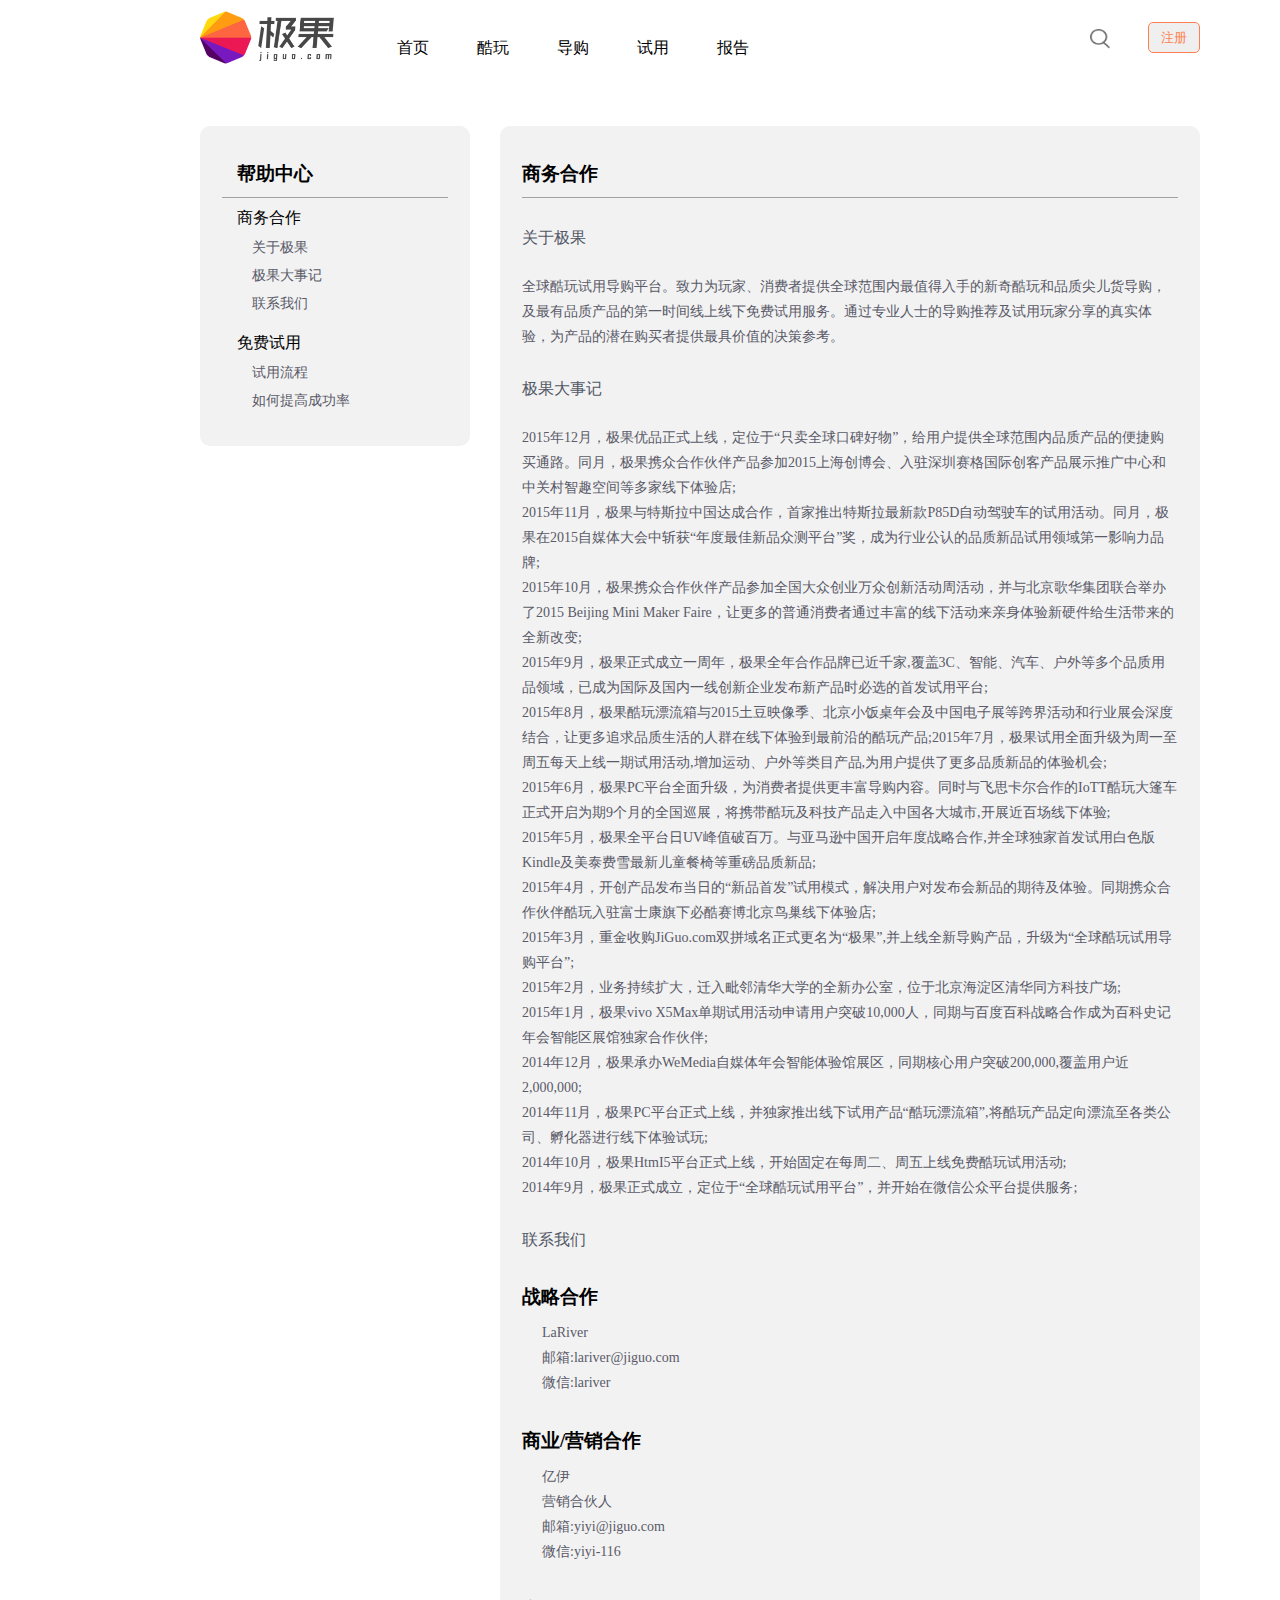
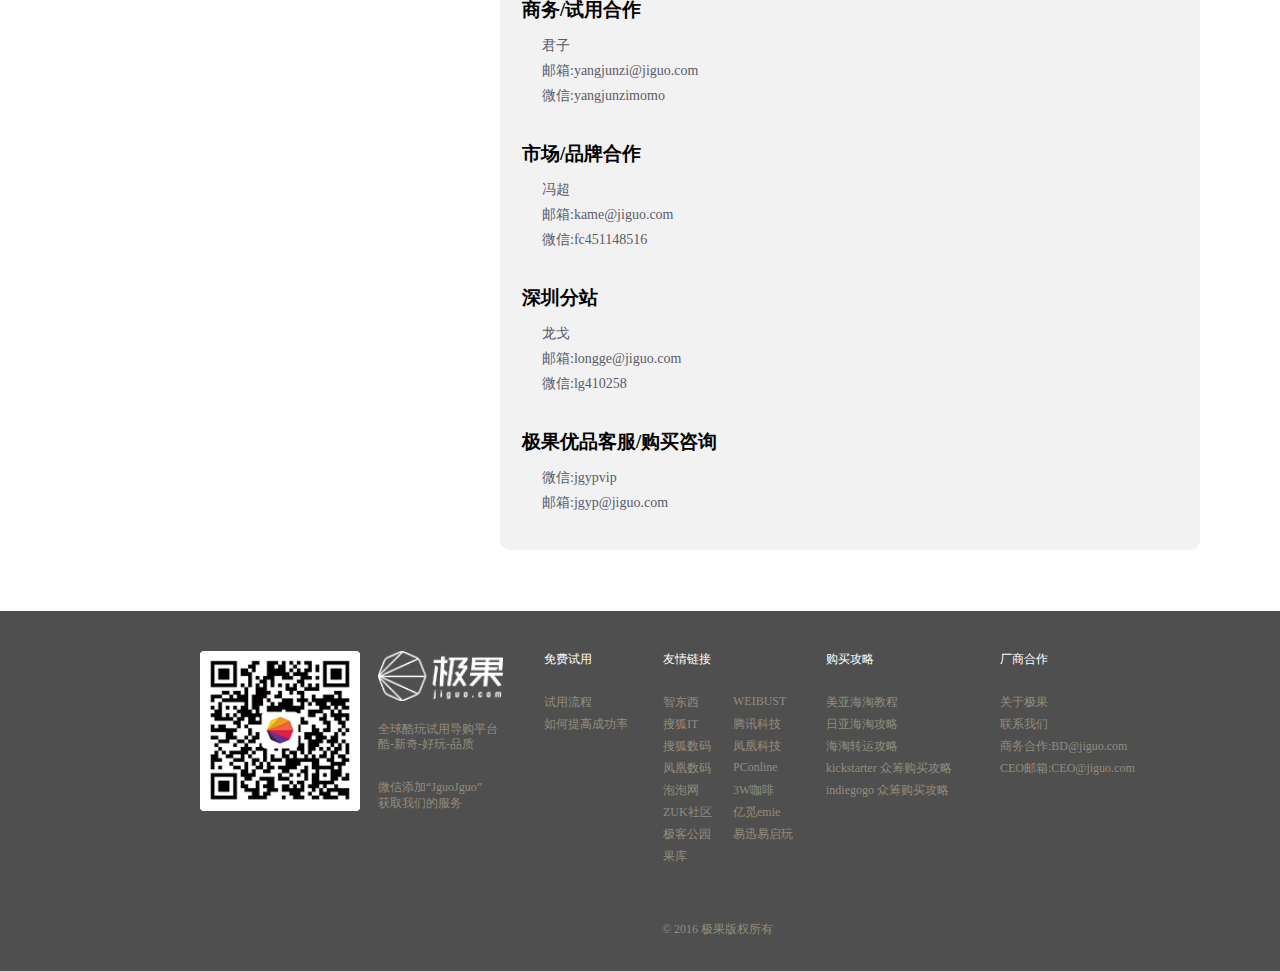
<file: 17swhz.html>
<!DOCTYPE html>
<html lang="en">
<head>
    <meta charset="UTF-8">
    <meta http-equiv="X-UA-Compatible" content="IE=edge">
    <meta name="viewport" content="width=device-width, initial-scale=1.0">
    <title>商务合作</title>
</head>
<link rel="stylesheet" href="./css/17swhz.css">
<body>
    <div class="header same2">
        <header class="same">
            <img src="./img/logonew.png" alt="">
            <ul>
                <li><a href="./index.html">首页</a></li>
                <li><a href="./02kwmk-zx.html">酷玩</a></li>
                <li><a href="./05dg-zj.html">导购</a></li>
                <li><a href="./08sy-dz.html">试用</a></li>
                <li><a href="./14bz-zx.html">报告</a></li>
            </ul>
            <img src="./img/search.png" alt="">
            <button>注册</button>
        </header>
   <section class="same">
      <div class="help">
          <h3>帮助中心</h3>
          <div></div>
          <h4>商务合作</h4>
          <p>关于极果</p>
          <p>极果大事记</p>
          <p>联系我们</p>
          <h4>免费试用</h4>
          <p>试用流程</p>
          <p>如何提高成功率</p>
      </div>
      <div class="cooperate">
          <h3>商务合作</h3>
          <div></div>
          <h4>关于极果</h4>
          <p>全球酷玩试用导购平台。致力为玩家、消费者提供全球范围内最值得入手的新奇酷玩和品质尖儿货导购，及最有品质产品的第一时间线上线下免费试用服务。通过专业人士的导购推荐及试用玩家分享的真实体验，为产品的潜在购买者提供最具价值的决策参考。
        </p>
        <h4>极果大事记</h4>
        <p>2015年12月，极果优品正式上线，定位于“只卖全球口碑好物”，给用户提供全球范围内品质产品的便捷购买通路。同月，极果携众合作伙伴产品参加2015上海创博会、入驻深圳赛格国际创客产品展示推广中心和中关村智趣空间等多家线下体验店;<br>
            2015年11月，极果与特斯拉中国达成合作，首家推出特斯拉最新款P85D自动驾驶车的试用活动。同月，极果在2015自媒体大会中斩获“年度最佳新品众测平台”奖，成为行业公认的品质新品试用领域第一影响力品牌;<br>
            2015年10月，极果携众合作伙伴产品参加全国大众创业万众创新活动周活动，并与北京歌华集团联合举办了2015 Beijing Mini Maker Faire，让更多的普通消费者通过丰富的线下活动来亲身体验新硬件给生活带来的全新改变;<br>
            2015年9月，极果正式成立一周年，极果全年合作品牌已近千家,覆盖3C、智能、汽车、户外等多个品质用品领域，已成为国际及国内一线创新企业发布新产品时必选的首发试用平台;<br>
            2015年8月，极果酷玩漂流箱与2015土豆映像季、北京小饭桌年会及中国电子展等跨界活动和行业展会深度结合，让更多追求品质生活的人群在线下体验到最前沿的酷玩产品;2015年7月，极果试用全面升级为周一至周五每天上线一期试用活动,增加运动、户外等类目产品,为用户提供了更多品质新品的体验机会;<br>
            2015年6月，极果PC平台全面升级，为消费者提供更丰富导购内容。同时与飞思卡尔合作的IoTT酷玩大篷车正式开启为期9个月的全国巡展，将携带酷玩及科技产品走入中国各大城市,开展近百场线下体验;<br>
            2015年5月，极果全平台日UV峰值破百万。与亚马逊中国开启年度战略合作,并全球独家首发试用白色版Kindle及美泰费雪最新儿童餐椅等重磅品质新品;<br>
            2015年4月，开创产品发布当日的“新品首发”试用模式，解决用户对发布会新品的期待及体验。同期携众合作伙伴酷玩入驻富士康旗下必酷赛博北京鸟巢线下体验店;<br>
            2015年3月，重金收购JiGuo.com双拼域名正式更名为“极果”,并上线全新导购产品，升级为“全球酷玩试用导购平台”;<br>
            2015年2月，业务持续扩大，迁入毗邻清华大学的全新办公室，位于北京海淀区清华同方科技广场;<br>
            2015年1月，极果vivo X5Max单期试用活动申请用户突破10,000人，同期与百度百科战略合作成为百科史记年会智能区展馆独家合作伙伴;<br>
            2014年12月，极果承办WeMedia自媒体年会智能体验馆展区，同期核心用户突破200,000,覆盖用户近2,000,000;<br>
            2014年11月，极果PC平台正式上线，并独家推出线下试用产品“酷玩漂流箱”,将酷玩产品定向漂流至各类公司、孵化器进行线下体验试玩;<br>
            2014年10月，极果HtmI5平台正式上线，开始固定在每周二、周五上线免费酷玩试用活动;<br>
            2014年9月，极果正式成立，定位于“全球酷玩试用平台”，并开始在微信公众平台提供服务;<br>
            </p>
            <h4>联系我们</h4>
            <h3>战略合作</h3>
            <h6>LaRiver</h6>
            <h6>邮箱:lariver@jiguo.com</h6>
            <h6>微信:lariver</h6>
            <h3>商业/营销合作</h3>
            <h6>亿伊</h6>
            <h6>营销合伙人</h6>
            <h6>邮箱:yiyi@jiguo.com</h6>
            <h6>微信:yiyi-116</h6>
            <h3>商务/试用合作</h3>
            <h6>君子</h6>
            <h6>邮箱:yangjunzi@jiguo.com</h6>
            <h6>微信:yangjunzimomo</h6>
            <h3>市场/品牌合作</h3>
            <h6>冯超</h6>
            <h6>邮箱:kame@jiguo.com</h6>
            <h6>微信:fc451148516</h6>
            <h3>深圳分站</h3>
            <h6>龙戈</h6>
            <h6>邮箱:longge@jiguo.com</h6>
            <h6>微信:lg410258</h6>
            <h3>极果优品客服/购买咨询</h3>
            <h6>微信:jgypvip</h6>
            <h6>邮箱:jgyp@jiguo.com</h6>
      </div>
   </section>
        <footer class="same2">
            <div class="footer same">
                <img src="./img/code.png" alt="">
                <img src="./img/logoImg.jpg" alt="">
                <p>全球酷玩试用导购平台</p>
                <p>酷-新奇-好玩-品质</p>
                <p>微信添加“JguoJguo”</p>
                <p>获取我们的服务</p>
                <p>&copy; 2016 极果版权所有</p>
                <ul>
                    <li><a href="./18mfss.html">免费试用</a></li>
                    <li>试用流程</li>
                    <li>如何提高成功率</li>
                </ul>
                <ul>
                    <li>友情链接</li>
                    <li>智东西</li>
                    <li>搜狐IT</li>
                    <li>搜狐数码</li>
                    <li>凤凰数码</li>
                    <li>泡泡网</li>
                    <li>ZUK社区</li>
                    <li>极客公园</li>
                    <li>果库</li>
                </ul>
                <ul>
                    <li></li>
                    <li>WEIBUST</li>
                    <li>腾讯科技</li>
                    <li>凤凰科技</li>
                    <li>PConline</li>
                    <li>3W咖啡</li>
                    <li>亿觅emie</li>
                    <li>易迅易启玩</li>
                </ul>
                <ul>
                    <li>购买攻略</li>
                    <li>美亚海淘教程</li>
                    <li>日亚海淘攻略</li>
                    <li>海淘转运攻略</li>
                    <li>kickstarter 众筹购买攻略</li>
                    <li>indiegogo 众筹购买攻略</li>   
                </ul>
                <ul>
                    <li><a href="./17swhz.html">厂商合作</a></li>
                    <li>关于极果</li>
                    <li>联系我们</li>
                    <li>商务合作:BD@jiguo.com</li>
                    <li>CEO邮箱:CEO@jiguo.com</li>
                </ul>
            </div>
        </footer>
</body>
</html>
<script src="./js/17swzh.js"></script>
</file>
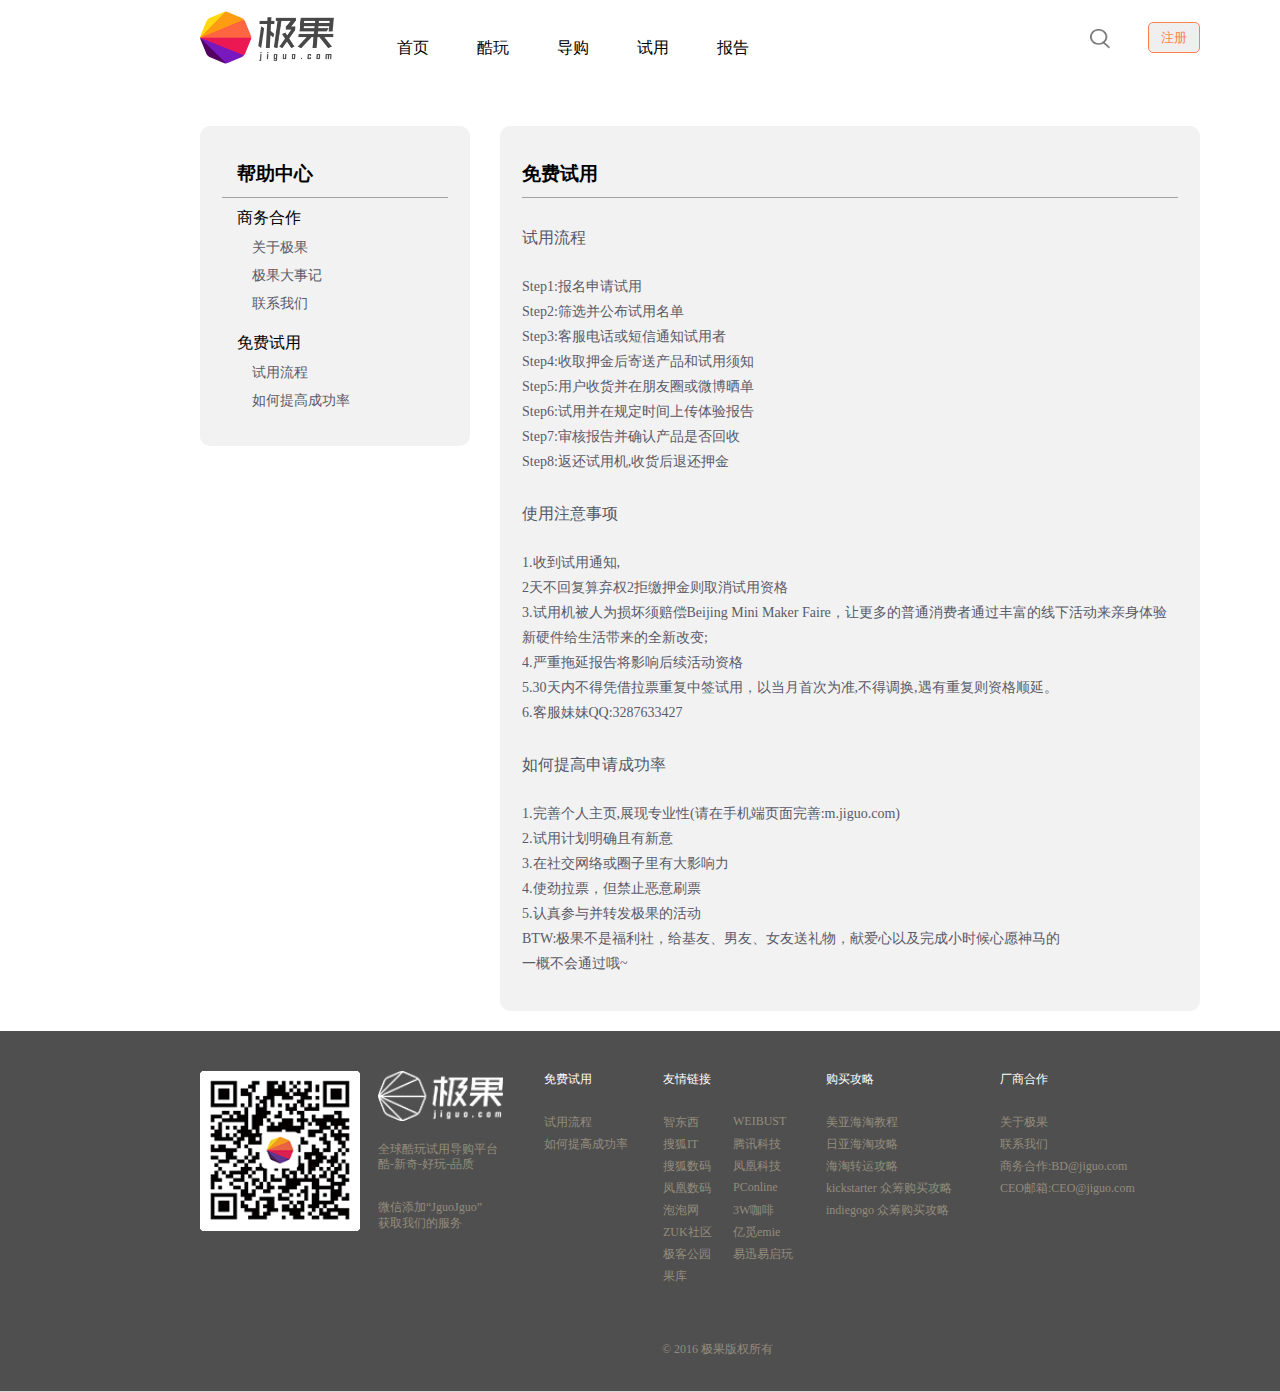
<file: 18mfss.html>
<!DOCTYPE html>
<html lang="en">
<head>
    <meta charset="UTF-8">
    <meta http-equiv="X-UA-Compatible" content="IE=edge">
    <meta name="viewport" content="width=device-width, initial-scale=1.0">
    <title>免费试用</title>
</head>
<link rel="stylesheet" href="./css/18mfsy.css">
<body>
    <body>
        <div class="header same2">
            <header class="same">
                <img src="./img/logonew.png" alt="">
                <ul>
                    <li><a href="./index.html">首页</a></li>
                    <li><a href="./02kwmk-zx.html">酷玩</a></li>
                    <li><a href="./05dg-zj.html">导购</a></li>
                    <li><a href="./08sy-dz.html">试用</a></li>
                    <li><a href="./14bz-zx.html">报告</a></li>
                </ul>
                <img src="./img/search.png" alt="">
                <button>注册</button>
            </header>
       <section class="same">
          <div class="help">
              <h3>帮助中心</h3>
              <div></div>
              <h4>商务合作</h4>
              <p>关于极果</p>
              <p>极果大事记</p>
              <p>联系我们</p>
              <h4>免费试用</h4>
              <p>试用流程</p>
              <p>如何提高成功率</p>
          </div>
          <div class="cooperate">
              <h3>免费试用</h3>
              <div></div>
              <h4>试用流程</h4>
              <p>
                Step1:报名申请试用<br>
                Step2:筛选并公布试用名单<br>
                Step3:客服电话或短信通知试用者<br>
                Step4:收取押金后寄送产品和试用须知<br>
                Step5:用户收货并在朋友圈或微博晒单<br>
                Step6:试用并在规定时间上传体验报告<br>
                Step7:审核报告并确认产品是否回收<br>
                Step8:返还试用机,收货后退还押金<br>
              </p>
              <h4>使用注意事项</h4>
             <p>
                1.收到试用通知,<br>
                2天不回复算弃权2拒缴押金则取消试用资格<br>
                3.试用机被人为损坏须赔偿Beijing Mini Maker Faire，让更多的普通消费者通过丰富的线下活动来亲身体验新硬件给生活带来的全新改变;<br>
                4.严重拖延报告将影响后续活动资格<br>
                5.30天内不得凭借拉票重复中签试用，以当月首次为准,不得调换,遇有重复则资格顺延。<br>
                6.客服妹妹QQ:3287633427<br>
             </p>
             <h4>如何提高申请成功率</h4>
             <p>
                1.完善个人主页,展现专业性(请在手机端页面完善:m.jiguo.com)<br>
                2.试用计划明确且有新意<br>
                3.在社交网络或圈子里有大影响力<br>
                4.使劲拉票，但禁止恶意刷票<br>
                5.认真参与并转发极果的活动<br>
                BTW:极果不是福利社，给基友、男友、女友送礼物，献爱心以及完成小时候心愿神马的<br>
                一概不会通过哦~
                
             </p>
        </div>
    </section>
         <footer class="same2">
             <div class="footer same">
                 <img src="./img/code.png" alt="">
                 <img src="./img/logoImg.jpg" alt="">
                 <p>全球酷玩试用导购平台</p>
                 <p>酷-新奇-好玩-品质</p>
                 <p>微信添加“JguoJguo”</p>
                 <p>获取我们的服务</p>
                 <p>&copy; 2016 极果版权所有</p>
                 <ul>
                     <li><a href="./18mfss.html">免费试用</a></li>
                     <li>试用流程</li>
                     <li>如何提高成功率</li>
                 </ul>
                 <ul>
                     <li>友情链接</li>
                     <li>智东西</li>
                     <li>搜狐IT</li>
                     <li>搜狐数码</li>
                     <li>凤凰数码</li>
                     <li>泡泡网</li>
                     <li>ZUK社区</li>
                     <li>极客公园</li>
                     <li>果库</li>
                 </ul>
                 <ul>
                     <li></li>
                     <li>WEIBUST</li>
                     <li>腾讯科技</li>
                     <li>凤凰科技</li>
                     <li>PConline</li>
                     <li>3W咖啡</li>
                     <li>亿觅emie</li>
                     <li>易迅易启玩</li>
                 </ul>
                 <ul>
                     <li>购买攻略</li>
                     <li>美亚海淘教程</li>
                     <li>日亚海淘攻略</li>
                     <li>海淘转运攻略</li>
                     <li>kickstarter 众筹购买攻略</li>
                     <li>indiegogo 众筹购买攻略</li>   
                 </ul>
                 <ul>
                     <li><a href="./17swhz.html">厂商合作</a></li>
                     <li>关于极果</li>
                     <li>联系我们</li>
                     <li>商务合作:BD@jiguo.com</li>
                     <li>CEO邮箱:CEO@jiguo.com</li>
                 </ul>
             </div>
         </footer>
</body>
</html>
<script src="./js/18mfsy.js"></script>
</file>
<file: css/02kwmk.css>
*{
    margin: 0;
    padding: 0;
}
a{
    text-decoration: none;
}
li{
    list-style: none;
}
.clearfix::after{
    content: "";
    display:block;
    clear: both;
}
body{
    background-color: #F7F7F7;
}
/* 返回顶部 */
.fhdb{
    position: fixed;
    width: 60px;
    height: 60px;
    background-color: #F6BF6F;
    right: 150px;
    bottom: 50px;
    box-sizing: border-box;
    padding: 5px 10px;
    font-size: 20px;
    display: none;
    cursor: pointer;
}
/*--------------- 头部------------------  */
header{
    background-color: white;
    width: 1900px;
    /* height: 500px; */
    border: 3px solid #999999;
    border-top: none;
    box-shadow: 2px 2px 2px inset rgba(226, 226, 226, 0.5);
    box-sizing: border-box;
}

.nav_container{
    width: 1400px;
    height: 104px;
    margin: 0 auto;
    position: relative;
    box-sizing: border-box;
}
.logo{
    display: inline-block;
}
.nav_list{
    display: inline-block;
}
.nav_list li{
    float: left;
    margin-left: 50px;
}
.nav_list li:nth-of-type(2) a{
    color: #fa7b54;
}
.nav_list li a{
    font-size: 20px;
    color: #999;
    line-height: 104px;
}

.seek{
    display: inline-block;
    position: absolute;
    right: 100px;
    top: 50%;
    transform: translateY(-50%);
    cursor: pointer;
}
.login{
    display: inline-block;
    position: absolute;
    right: 0;
    top: 50%;
    transform: translateY(-50%);
    font-size: 22px;
    border: 1px solid #FBA48A;
    padding: 5px 10px;
    color: #FBA48A;
    font-weight: 500;
    cursor: pointer;
}
.title_kw{
    width: 1900px;
    text-align: center;
    background-color: white;
}
.title_kw>span{
    color: rgb(61, 61, 61);
    font-size: 40px;
    display: inline-block;
    margin: 30px 0;
}

.title_kw > p> a {
    display: inline-block;
    width: 150px;
    height: 30px;
    font-size: 18px;
    color: #999;
    cursor: pointer;
}
.title_bdcor{
    color: tomato !important;
    border-bottom: 5px solid red;
}

/* 内容 */
.fxkw{
    width: 1900px;
    background-color: #F7F7F7;
}
.section_container{
    width: 1400px;
    margin: 0px auto;
    overflow: hidden;
    position: relative;
    box-sizing: border-box;
    padding-top: 30px;
}

.fxkwAll img{
    height: 183px;
    width: 312px;
}
.fxkwAll div:nth-of-type(4),
.fxkwAll div:nth-of-type(8),
.fxkwAll div:nth-of-type(12),
.fxkwAll div:nth-of-type(16)
{
    margin-right: 0;
}
.fxkwAll>div{
    float: left;
    margin-right: 48px;
    margin-bottom: 20px;
    width: 312px;
    height: 310px;
    border: 1px solid #d4d4d4;
    box-sizing: border-box;
    font-size: 18px;
     position: relative;
}
.fxkwAll>div>a{
    margin-top: 10px;
    display: inline-block;
    color: black;
    margin-left: 10px;
}
.fxkwAll>div>a:nth-of-type(2){
    margin-top: -5px;
    color: #999;
    font-size: 14px;
}

.fxkwAll>div>p{
    position: absolute;
    width: 100%;
    bottom: 0;
    height: 30px;
}
.fxkwAll>div>p>span{
    display: inline-block;
    position: absolute;
    line-height: 30px;
    color: #999;
    cursor: pointer;
}
.fxkwAll>div>p>span:nth-of-type(1){
    font-size: 18px;
    color: tomato;
    left: 10px;
}
.fxkwAll>div>p>span:nth-of-type(2){
    width: 40px;
    right: 60px;
    text-align: right;
    background: url(../img/zan.png) no-repeat 5px 3px;
    background-size: 20px;
}
.fxkwAll>div>p>span:nth-of-type(3){
    width: 40px;
    right: 10px;
    text-align: right;
    background: url(../img/reply.png) no-repeat 5px 3px;
    background-size: 20px;
}

.section_container .jz{
    width: 200px;
    height: 50px;
    margin: 30px 600px;
    text-align: center;
    line-height: 50px;
    font-size: 20px;
    color: tomato;
    border: none;
    cursor: pointer;
    position: relative;
}
.section_container .jz>img{
    width: 30px;
    height: 15px;
}

/* 酷玩品类 */
.kwpl{
    display: none;
}
.kwpl_div{
    width: 100%;
    background-color: white;
    overflow: hidden;
    margin-bottom: 30px;
}
.kwpl_div>p{
    font-size: 20px;
    text-indent: 50px;
    margin: 10px 0;
    border-left: 5px solid red;
}
.kwpl_div>ul{
    width: 100%;
    color: #999;
    margin: 10px 0;
    padding: 10px 0 20px 0;
}
.kwpl_div>ul>li{
    float: left;
    width: 150px;
    text-align: center;
    margin: 10px 0 10px 40px;
    cursor: pointer;
}
.kwpl_div>ul>li:hover{
    color: red;
}
.kwpl_div>ul>li>img{
    margin-bottom: 10px;
}
.kwpl_div>ul:last-child{
    border-top: 1px dashed #999;
}

/* 图片闪动动画 */
@keyframes imgtd{
    0%{
        opacity: 1;
    }
    100%{
        opacity: 0.5;
    }
}


/* 底部 */
footer{
    width: 1900px;
    height: 500px;
    background-color: #666;
    overflow: hidden;
}
.footer_container{
    width: 1400px;
    height: 400px;
    margin: 50px auto;
    overflow: hidden;
    position: relative;
}
.footer_container>div{
    float: left;
    margin-left: 30px;
}
.footer_container>div li{
    text-align: left;
    margin-bottom: 10px;
}
.footer_container>div li a{
    color: #999;
}
.footer_container>div>h2{
    margin-bottom: 30px;
    color: white;
}
/* 底部二维码 */
.footer_container>img{
    float: left;
    width: 220px;
}
/* 底部logo */
.footer_logo{
    float: left;
    margin-left: 20px;
    width: 200px;
}
.footer_logo>img{
    width: 200px;
}
.footer_logo>p{
    margin: 20px 0;
    font-size: 18px;
    color: #999;
}
/* 免费试用 */
.mfsy{
    width: 150px;
    height: 300px;

}
/* 友情链接 */
.footer_container .yqlj{
    width: 240px;

}
.footer_container .yqlj li{
    width: 120px;
    float: left;

}
/* 购买攻略 */
.gmgl{
    width: 200px;
    height: 300px;

}
/* 厂商合作 */
.cshz{
    width: 230px;
    height: 300px;

}

.footer_container>p{
    position: absolute;
    width: 200px;
    text-align: center;
    left: 50%;
    transform: translateX(-50%);
    bottom: 0px;
    font-size: 20px;
    color: #999;
}
</file>
<file: css/07dg.css>
*{
    margin: 0;
    padding: 0;
    list-style: none;
}
body{
    width:1400px;
    max-width:1900px;
    height:100%;
    margin: 0 auto;
}
/* 版心 */
.same2{
    width: 100%;
}
.same{
    width: 1000px;
    margin: 0 auto;
}
/* 头部 */
.header{
    border-bottom: 1px solid #D9D9D9;
    /* box-shadow: 0 0px 15px 0px #cecfcf inset; */
}
header{
    height: 75px;
    position: relative;
}
header img{
    width: 134px;
    height: 53px;
    margin-top: 11px;
}
header ul{
    margin-top: -30px;
    margin-left: 197px;
}
header ul li{
    width: 80px;
    height: 20px;
    float: left;
    font-weight: 100;
}
header ul li:nth-of-type(5){width: 33px;}
header ul li a{
    text-decoration: none;
    color: black;
}
header ul li:nth-of-type(3) a{color: coral;}
header img:nth-of-type(2){
    width: 20px;
    height: 20px;
    position: absolute;
    right: 90px;
    top:18px
}
header button{
    border:1px solid coral;
    color: coral;
    width: 52px;
    height: 31px;
    border-radius: 5px;
    float: right;
    margin-top: -16px;
}
/* 主体部分 */
nav{
    height: 4900px;
    background-color: #F6F6F6;
}
nav p:nth-of-type(1){
    width: 300px;
    height: 50px;
    line-height: 50px;
    font-size: 13px;
    color: #C4B8B8;
}
.penpal{
    width: 700px;
    height: 124px;
    background-color: white;
    border-top: 1px solid transparent;
    position: relative;
}
.penpal h1{
    margin-top: 32px;
    margin-left: 25px;
    color: #3F4C69;
}
.penpal p{
    margin-left: 25px;
    color: black !important;
}
.penpal span{color: #C4B8B8;}
.penpal span:nth-of-type(1){
   margin-left: 10px;
}
.penpal span:nth-of-type(2){
    position: absolute;
    left: 600px;
}
.box{
    width: 268px;
    height: 108px;
    border: 1px solid #EBEBEB;
    position: absolute;
    left: 735px;
    top: 0px;
    border-radius: 10px;  
}
.box div{
    width:133px;
    height: 108px;
    background-color:white;
    float: left;
    border-radius:10px 0px 0px 10px;
    line-height: 139px;
    text-align: center;
    font-size: 14px;
    color: #C4B8B8;
    background-image: url(../img/xin.png);
    background-repeat: no-repeat;
    background-size: 25px 25px;
    background-position: 53px 25px;
}
.box div:nth-of-type(2){
    float: right;
    border-radius:0px 10px 10px 0px;
    background-image:url(../img/share_yj1.png)
}
.name{
    width: 700px;
    height: 450px;
    margin-top: 2px;
    background-color: white;
    padding: 22px;
    box-sizing: border-box;
}
.name p:nth-of-type(1){
    width: 645px;
    height: 40px;
    font-size: 15px;
    line-height: 22px;
    color: black;
}
/* ul部分 */

.ul_{
    width: 700px;
    padding: 22px;
    box-sizing: border-box;
    background-color:white;
}

.ul_ .first{
    text-align: center;
    font-size: 20px;
    font-weight: 600;
    margin-top: 20px;
}
.ul_ .first:nth-of-type(1){margin-top: 0px;}
.ul_ li{
    margin-top: 10px;
}
.ul_ li div{
    font-size: 14px;
}
.ul_ li img{
    width: 656px;
    margin-top: 15px;
    margin-bottom: 25px;
}
.ul_ li:nth-of-type(4) img:nth-of-type(1){
    margin-top: 0px;
}
.ul_ .next{
    font-size: 14px;
    color: #9DA2A5;
}
/* 页脚 */
footer{
    height: 360px;
    background-color: #4F4F4F;
}
.footer{
    height: 360px;
    position: relative;
}
.footer img{
    width: 160px;
    height: 160px;
    margin-top: 40px;
}
.footer img:nth-of-type(2){
    width: 125px;
    height: 50px;
    position: absolute;
    margin-top: 40px;
    left: 178px;
}
.footer p{
    color: #938C7C;
    position: absolute;
    left: 178px;
    font-size: 12px;
    top:110px;
}
.footer p:nth-of-type(2){top:125px}
.footer p:nth-of-type(3){top: 168px;}
.footer p:nth-of-type(4){top:184px}
.footer ul{
    position: absolute;
    top:40px;
    left: 344px;
}
.footer li{
    width: 96px;
    height: 22px;
    font-size: 12px;
    color: #938C7C;
}
.footer ul li:nth-of-type(1){
    height: 43px;
    color: white;
}
.footer ul:nth-of-type(2){
     left: 463px;
}
.footer ul:nth-of-type(2) li{
    width: 70px;
}
.footer ul:nth-of-type(3){
    left: 533px;
}
.footer ul:nth-of-type(3) li{
   width: 65px;
}
.footer ul:nth-of-type(4){
    left: 626px;
}
.footer ul:nth-of-type(4) li{
   width: 150px;
}
.footer ul:nth-of-type(5){
    left: 800px;
}
.footer ul:nth-of-type(5) li{
   width: 170px;
}
.footer p:last-of-type{
    top: 310px;
    left: 462px;
}
.footer a{
    text-decoration: none;
    color: white;
}
</file>
<file: css/08sy-dz.css>
*{
    margin: 0;
    padding: 0;
}
a{
    text-decoration: none;
}
li{
    list-style: none;
}
.clearfix::after{
    content: "";
    display:block;
    clear: both;
}
body{
    background-color: #F7F7F7;
}
/* 返回顶部 */
.fhdb{
    position: fixed;
    width: 60px;
    height: 60px;
    background-color: #F6BF6F;
    right: 150px;
    bottom: 50px;
    box-sizing: border-box;
    padding: 5px 10px;
    font-size: 20px;
    display: none;
    cursor: pointer;
}
/*--------------- 头部------------------  */
header{
    background-color: white;
    width: 1900px;
    /* height: 500px; */
    border: 3px solid #999999;
    border-top: none;
    box-shadow: 2px 2px 2px inset rgba(226, 226, 226, 0.5);
    box-sizing: border-box;
}

.nav_container{
    width: 1400px;
    height: 104px;
    margin: 0 auto;
    position: relative;
    box-sizing: border-box;
}
.logo{
    display: inline-block;
}
.nav_list{
    display: inline-block;
}
.nav_list li{
    float: left;
    margin-left: 50px;
}
.nav_list li:nth-of-type(4) a{
    color: #fa7b54;
}
.nav_list li a{
    font-size: 20px;
    color: #999;
    line-height: 104px;
}

.seek{
    display: inline-block;
    position: absolute;
    right: 100px;
    top: 50%;
    transform: translateY(-50%);
    cursor: pointer;
}
.login{
    display: inline-block;
    position: absolute;
    right: 0;
    top: 50%;
    transform: translateY(-50%);
    font-size: 22px;
    border: 1px solid #FBA48A;
    padding: 5px 10px;
    color: #FBA48A;
    font-weight: 500;
    cursor: pointer;
}
.title_sy{
    width: 1900px;
    text-align: center;
    background-color: white;
}
.title_sy>span{
    color: rgb(61, 61, 61);
    font-size: 40px;
    display: inline-block;
    margin: 30px 0;
}

.title_sy > p> a {
    display: inline-block;
    width: 200px;
    height: 30px;
    font-size: 18px;
    color: #999;
    cursor: pointer;
}
.title_bdcor{
    color: tomato !important;
    border-bottom: 5px solid red;
}
.title_bdcor2{
    color: black !important;
}

.title_sy>p:last-child >a{
    width: 180px;
}
.title_sy>p:last-child{
    height: 50px;
    line-height: 50px;
    border-top: 1px solid #aaaaaa;
}
/* 图片闪动动画 */
@keyframes imgtd{
    0%{
        opacity: 1;
    }
    100%{
        opacity: 0.5;
    }
}

/* 内容 */
.mfsyBox{
    width: 1900px;
    background-color: #F7F7F7;
}
.section_container{
    width: 1400px;
    margin: 0px auto;
    overflow: hidden;
    position: relative;
    box-sizing: border-box;
    padding-top: 30px;
}

.mfsyAll>div{
    float: left;
    margin-right: 48px;
    width: 312px;
    height: 390px;
    border: 1px solid #d4d4d4;
    text-align: center;
    box-sizing: border-box;
    position: relative;
    overflow: hidden;
    left: 0;
    margin-bottom: 40px;
}

.mfsyAll>div>p:nth-of-type(1){
    width: 290px;
    bottom: 80px;
    font-size: 22px;
    text-align: center;
    position: absolute;
}
.mfsyAll>div>p:nth-of-type(2){
    width: 290px;
    bottom: 40px;
    font-size: 22px;
    text-align: center;
    position: absolute;
}
.mfsyAll>div>p:nth-of-type(3){
    width: 290px;
    bottom: 10px;
    font-size: 22px;
    text-align: center;
    position: absolute;
}
.mfsyAll>div>p>a{
    color: #FBA48A;
}
.mfsyAll>div> p> span{
    display: inline-block;
    padding: 5px 10px;
    margin: 0 10px;
    border: 1px solid #FBA48A;
    color: #FBA48A;
    cursor: pointer;
    border-radius: 8px;
}
.mfsyAll >div:nth-of-type(4),
.mfsyAll >div:nth-of-type(8),
.mfsyAll >div:nth-of-type(12),
.mfsyAll >div:nth-of-type(16),
.mfsyAll >div:nth-of-type(20),
.mfsyAll >div:nth-of-type(24),
.mfsyAll >div:nth-of-type(28),
.mfsyAll >div:nth-of-type(32){
    margin-right: 0;
}



/* 字体橘黄 */
.mfsyAll .color_jh{
    color: #FBA48A;
}


/* 边框绿色 有内边距 */
.mfsyAll .color_ls_pd{
    display: inline-block;
    padding: 5px 10px;
    border: 1px solid #B3D5A4;
    color: #B3D5A4;
    cursor: pointer;
}
/* 字体绿色 */
.mfsyAll .color_ls{
    color: #B3D5A4;
}

/* 边框灰白 有内边距 */
.mfsyAll .color_ls_hb{
    display: inline-block;
    padding: 5px 10px;
    border: 1px solid #999;
    color: #999;
    cursor: pointer;
}
/* 字体绿色 */
.mfsyAll .color_hb{
    color: #999;
}


.mfsyAll>div>span{
    position: absolute;
    display: inline-block;
    padding: 5px 10px;
    top: 0;
    right: 0;
    font-size: 18px;
    color: white;
    background-color: tomato;
    border-radius: 5px;
    cursor: pointer;
}

.mfsyAll .tys{
    background-color: #FBF4CD; 
    color: #999;
    position: absolute;
    display: inline-block;
    padding: 5px 10px;
    top: 0;
    right: 0;
    font-size: 18px;
    border-radius: 5px;
    cursor: pointer;
}

.section_container .jz{
    width: 200px;
    height: 50px;
    margin: 30px 600px;
    text-align: center;
    line-height: 50px;
    font-size: 20px;
    color: tomato;
    border: none;
    cursor: pointer;
    position: relative;
}
.section_container .jz>img{
    width: 30px;
    height: 15px;
}


/* 底部 */
footer{
    width: 1900px;
    height: 500px;
    background-color: #666;
    overflow: hidden;
}
.footer_container{
    width: 1400px;
    height: 400px;
    margin: 50px auto;
    overflow: hidden;
    position: relative;
}
.footer_container>div{
    float: left;
    margin-left: 30px;
}
.footer_container>div li{
    text-align: left;
    margin-bottom: 10px;
}
.footer_container>div li a{
    color: #999;
}
.footer_container>div>h2{
    margin-bottom: 30px;
    color: white;
}
/* 底部二维码 */
.footer_container>img{
    float: left;
    width: 220px;
}
/* 底部logo */
.footer_logo{
    float: left;
    margin-left: 20px;
    width: 200px;
}
.footer_logo>img{
    width: 200px;
}
.footer_logo>p{
    margin: 20px 0;
    font-size: 18px;
    color: #999;
}
/* 免费试用 */
.mfsy{
    width: 150px;
    height: 300px;

}
/* 友情链接 */
.footer_container .yqlj{
    width: 240px;

}
.footer_container .yqlj li{
    width: 120px;
    float: left;

}
/* 购买攻略 */
.gmgl{
    width: 200px;
    height: 300px;

}
/* 厂商合作 */
.cshz{
    width: 230px;
    height: 300px;

}

.footer_container>p{
    position: absolute;
    width: 200px;
    text-align: center;
    left: 50%;
    transform: translateX(-50%);
    bottom: 0px;
    font-size: 20px;
    color: #999;
}
</file>
<file: css/16zcyz.css>
*{
    margin: 0;
    padding: 0;
    list-style: none;
}
body{
    width:1400px;
    max-width:1900px;
    height:100%;
    margin: 0 auto;
}
/* 版心 */
.same2{
    width: 100%;
}
.same{
    width: 1000px;
    margin: 0 auto;
}
/* 头部 */
.header{
    border-bottom: 1px solid #D9D9D9;
    /* box-shadow: 0 0px 15px 0px #cecfcf inset; */
}
header{
    height: 75px;
    position: relative;
}
header img{
    width: 134px;
    height: 53px;
    margin-top: 11px;
}
header ul{
    margin-top: -30px;
    margin-left: 197px;
}
header ul li{
    width: 80px;
    height: 20px;
    float: left;
    font-weight: 100;
}

header ul li:nth-of-type(5){width: 33px;}
header ul li a{
    text-decoration: none;
    color: black;
}
header img:nth-of-type(2){
    width: 20px;
    height: 20px;
    position: absolute;
    right: 90px;
    top:18px
}
header button{
    border:1px solid coral;
    color: coral;
    width: 52px;
    height: 31px;
    border-radius: 5px;
    float: right;
    margin-top: -16px;
}
/* 注册部分 */
section{
    height: 844px;
    background-color: #F6F6F6;
    border-top: 1px solid transparent;
}
.section{
    height: 782px;
    background-color: #FFFFFF;
    margin-top: 30px;
    border-radius: 10px;
    border-top: 1px solid transparent;
    border: 1px solid #E5E5E5;
}
.section div:nth-of-type(1){
    border-left: 6px solid #FF5144;
    margin-top: 27px;
    padding-left: 20px;
    color: #4A5779;
}
.section div:nth-of-type(2){
    width: 400px;
    height: 515px;
    margin:auto;
    margin-top: 80px;
    position: relative;
}
.section input{
    width: 398px;
    height: 48px;
    border-radius: 10px;
    background-color: #F6F6F6;
    color: #A0A2B9;
    text-indent: 1em;
    margin-bottom: 28px;
    border: 1px solid #F2F2F2;
}
.section input:nth-of-type(2),input:nth-of-type(3){
    width: 245px;
}
.section img{
    position: absolute;
    top:92px;
    right: 0px;
    width: 130px;
    height: 43px;
}
.section button{
    width: 128px;
    height: 48px;
    border-radius: 10px;
    margin-left: 16px;
    border: 1px solid #ADADAD;
    background-color: #FFFFFF;
    color: #A79D9B;
}
.section button:nth-of-type(2){
    width: 400px;
    background-color: #FF5144;
    margin-left: 0px;
    color: white;
    font-size: 20px;
}
/* 页脚 */
footer{
    height: 360px;
    background-color: #4F4F4F;
}
.footer{
    height: 360px;
    position: relative;
}
.footer img{
    width: 160px;
    height: 160px;
    margin-top: 40px;
}
.footer img:nth-of-type(2){
    width: 125px;
    height: 50px;
    position: absolute;
    margin-top: 40px;
    left: 178px;
}
.footer p{
    color: #938C7C;
    position: absolute;
    left: 178px;
    font-size: 12px;
    top:110px;
}
.footer p:nth-of-type(2){top:125px}
.footer p:nth-of-type(3){top: 168px;}
.footer p:nth-of-type(4){top:184px}
.footer ul{
    position: absolute;
    top:40px;
    left: 344px;
}
.footer li{
    width: 96px;
    height: 22px;
    font-size: 12px;
    color: #938C7C;
}
.footer ul li:nth-of-type(1){
    height: 43px;
    color: white;
}
.footer ul:nth-of-type(2){
     left: 463px;
}
.footer ul:nth-of-type(2) li{
    width: 70px;
}
.footer ul:nth-of-type(3){
    left: 533px;
}
.footer ul:nth-of-type(3) li{
   width: 65px;
}
.footer ul:nth-of-type(4){
    left: 626px;
}
.footer ul:nth-of-type(4) li{
   width: 150px;
}
.footer ul:nth-of-type(5){
    left: 800px;
}
.footer ul:nth-of-type(5) li{
   width: 170px;
}
.footer p:last-of-type{
    top: 310px;
    left: 462px;
}
.footer a{
    text-decoration: none;
    color: white;
}
</file>
<file: css/17swhz.css>
*{
    margin: 0;
    padding: 0;
    list-style: none;
}
body{
    width:1400px;
    max-width:1900px;
    height:100%;
    margin: 0 auto;
}
/* 版心 */
.same2{
    width: 100%;
}
.same{
    width: 1000px;
    margin: 0 auto;
}
/* 头部 */
.header{
    border-bottom: 1px solid #D9D9D9;
    /* box-shadow: 0 0px 15px 0px #cecfcf inset; */
}
header{
    height: 75px;
    position: relative;
}
header img{
    width: 134px;
    height: 53px;
    margin-top: 11px;
}
header ul{
    margin-top: -30px;
    margin-left: 197px;
}
header ul li{
    width: 80px;
    height: 20px;
    float: left;
    font-weight: 100;
}

header ul li:nth-of-type(5){width: 33px;}
header ul li a{
    text-decoration: none;
    color: black;
}
header img:nth-of-type(2){
    width: 20px;
    height: 20px;
    position: absolute;
    right: 90px;
    top:18px
}
header button{
    border:1px solid coral;
    color: coral;
    width: 52px;
    height: 31px;
    border-radius: 5px;
    float: right;
    margin-top: -16px;
}
/* 主体部分 */
section{
    height: 2135px;
    border-top: 1px solid transparent;
}
/* 帮助中心 */
section .help{
    width: 270px;
    height: 320px;
    background-color: #F2F2F2;
    border-radius: 10px;
    margin-top: 50px;
    float: left;
    padding: 35px 22px;
    box-sizing: border-box; 
}
section .help h3{
    margin-left: 15px;
    margin-bottom: 10px;
}
section .help div{
    width: 226px;
    height: 1px;
    background-color: #A2A2A2;
}
section .help h4{
    margin-left: 15px;
    margin-top: 10px;
    font-weight: 500;
}
section .help h4:nth-of-type(2){margin-top: 20px;}
section .help p{
    margin-top: 10px;
    margin-left: 30px;
    font-size: 14px;
    color: #5A5A69;
}
/* 商务合作 */
.cooperate{
    width: 700px;
    background-color: #F2F2F2;
    border-radius: 10px;
    margin-top: 50px;
    float: right;
    padding: 35px 22px;
    box-sizing: border-box;
}
.cooperate h3{
    margin-bottom: 10px;
}
.cooperate h3:nth-of-type(n+2){
    margin-top: 33px;
}
.cooperate  div{
    width: 656px;
    height: 1px;
    background-color: #A2A2A2;
}
.cooperate h4{
    font-weight: 500;
    margin-top: 30px;
    margin-bottom: 25px;
    color: #535967;
}
.cooperate p{
    font-size: 14px;
    color: #5A5A69;
    line-height: 25px;
}
.cooperate h6{
    font-size: 14px;
    color: #5A5A69;
    margin-left: 20px;
    font-weight: 500;
    line-height: 25px;
}
/* 页脚 */
footer{
    height: 360px;
    background-color: #4F4F4F;
}
.footer{
    height: 360px;
    position: relative;
}
.footer img{
    width: 160px;
    height: 160px;
    margin-top: 40px;
}
.footer img:nth-of-type(2){
    width: 125px;
    height: 50px;
    position: absolute;
    margin-top: 40px;
    left: 178px;
}
.footer p{
    color: #938C7C;
    position: absolute;
    left: 178px;
    font-size: 12px;
    top:110px;
}
.footer p:nth-of-type(2){top:125px}
.footer p:nth-of-type(3){top: 168px;}
.footer p:nth-of-type(4){top:184px}
.footer ul{
    position: absolute;
    top:40px;
    left: 344px;
}
.footer li{
    width: 96px;
    height: 22px;
    font-size: 12px;
    color: #938C7C;
}
.footer ul li:nth-of-type(1){
    height: 43px;
    color: white;
}
.footer ul:nth-of-type(2){
     left: 463px;
}
.footer ul:nth-of-type(2) li{
    width: 70px;
}
.footer ul:nth-of-type(3){
    left: 533px;
}
.footer ul:nth-of-type(3) li{
   width: 65px;
}
.footer ul:nth-of-type(4){
    left: 626px;
}
.footer ul:nth-of-type(4) li{
   width: 150px;
}
.footer ul:nth-of-type(5){
    left: 800px;
}
.footer ul:nth-of-type(5) li{
   width: 170px;
}
.footer p:last-of-type{
    top: 310px;
    left: 462px;
}
.footer a{
    text-decoration: none;
    color: white;
}
</file>
<file: css/18mfsy.css>
*{
    margin: 0;
    padding: 0;
    list-style: none;
}
body{
    width:1400px;
    max-width:1900px;
    height:100%;
    margin: 0 auto;
}
/* 版心 */
.same2{
    width: 100%;
}
.same{
    width: 1000px;
    margin: 0 auto;
}
/* 头部 */
.header{
    border-bottom: 1px solid #D9D9D9;
    /* box-shadow: 0 0px 15px 0px #cecfcf inset; */
}
header{
    height: 75px;
    position: relative;
}
header img{
    width: 134px;
    height: 53px;
    margin-top: 11px;
}
header ul{
    margin-top: -30px;
    margin-left: 197px;
}
header ul li{
    width: 80px;
    height: 20px;
    float: left;
    font-weight: 100;
}

header ul li:nth-of-type(5){width: 33px;}
header ul li a{
    text-decoration: none;
    color: black;
}
header img:nth-of-type(2){
    width: 20px;
    height: 20px;
    position: absolute;
    right: 90px;
    top:18px
}
header button{
    border:1px solid coral;
    color: coral;
    width: 52px;
    height: 31px;
    border-radius: 5px;
    float: right;
    margin-top: -16px;
}
/* 主体部分 */
section{
    height: 955px;
    border-top: 1px solid transparent;
}
/* 帮助中心 */
section .help{
    width: 270px;
    height: 320px;
    background-color: #F2F2F2;
    border-radius: 10px;
    margin-top: 50px;
    float: left;
    padding: 35px 22px;
    box-sizing: border-box; 
}
section .help h3{
    margin-left: 15px;
    margin-bottom: 10px;
}
section .help div{
    width: 226px;
    height: 1px;
    background-color: #A2A2A2;
}
section .help h4{
    margin-left: 15px;
    margin-top: 10px;
    font-weight: 500;
}
section .help h4:nth-of-type(2){margin-top: 20px;}
section .help p{
    margin-top: 10px;
    margin-left: 30px;
    font-size: 14px;
    color: #5A5A69;
}
/* 免费试用 */
.cooperate{
    width: 700px;
    background-color: #F2F2F2;
    border-radius: 10px;
    margin-top: 50px;
    float: right;
    padding: 35px 22px;
    box-sizing: border-box;
}
.cooperate h3{
    margin-bottom: 10px;
}
.cooperate  div{
    width: 656px;
    height: 1px;
    background-color: #A2A2A2;
}
.cooperate h4{
    font-weight: 500;
    margin-top: 30px;
    margin-bottom: 25px;
    color: #535967;
}
.cooperate p{
    font-size: 14px;
    color: #5A5A69;
    line-height: 25px;
}
/* 页脚 */
footer{
    height: 360px;
    background-color: #4F4F4F;
}
.footer{
    height: 360px;
    position: relative;
}
.footer img{
    width: 160px;
    height: 160px;
    margin-top: 40px;
}
.footer img:nth-of-type(2){
    width: 125px;
    height: 50px;
    position: absolute;
    margin-top: 40px;
    left: 178px;
}
.footer p{
    color: #938C7C;
    position: absolute;
    left: 178px;
    font-size: 12px;
    top:110px;
}
.footer p:nth-of-type(2){top:125px}
.footer p:nth-of-type(3){top: 168px;}
.footer p:nth-of-type(4){top:184px}
.footer ul{
    position: absolute;
    top:40px;
    left: 344px;
}
.footer li{
    width: 96px;
    height: 22px;
    font-size: 12px;
    color: #938C7C;
}
.footer ul li:nth-of-type(1){
    height: 43px;
    color: white;
}
.footer ul:nth-of-type(2){
     left: 463px;
}
.footer ul:nth-of-type(2) li{
    width: 70px;
}
.footer ul:nth-of-type(3){
    left: 533px;
}
.footer ul:nth-of-type(3) li{
   width: 65px;
}
.footer ul:nth-of-type(4){
    left: 626px;
}
.footer ul:nth-of-type(4) li{
   width: 150px;
}
.footer ul:nth-of-type(5){
    left: 800px;
}
.footer ul:nth-of-type(5) li{
   width: 170px;
}
.footer p:last-of-type{
    top: 310px;
    left: 462px;
}
.footer a{
    text-decoration: none;
    color: white;
}
</file>
